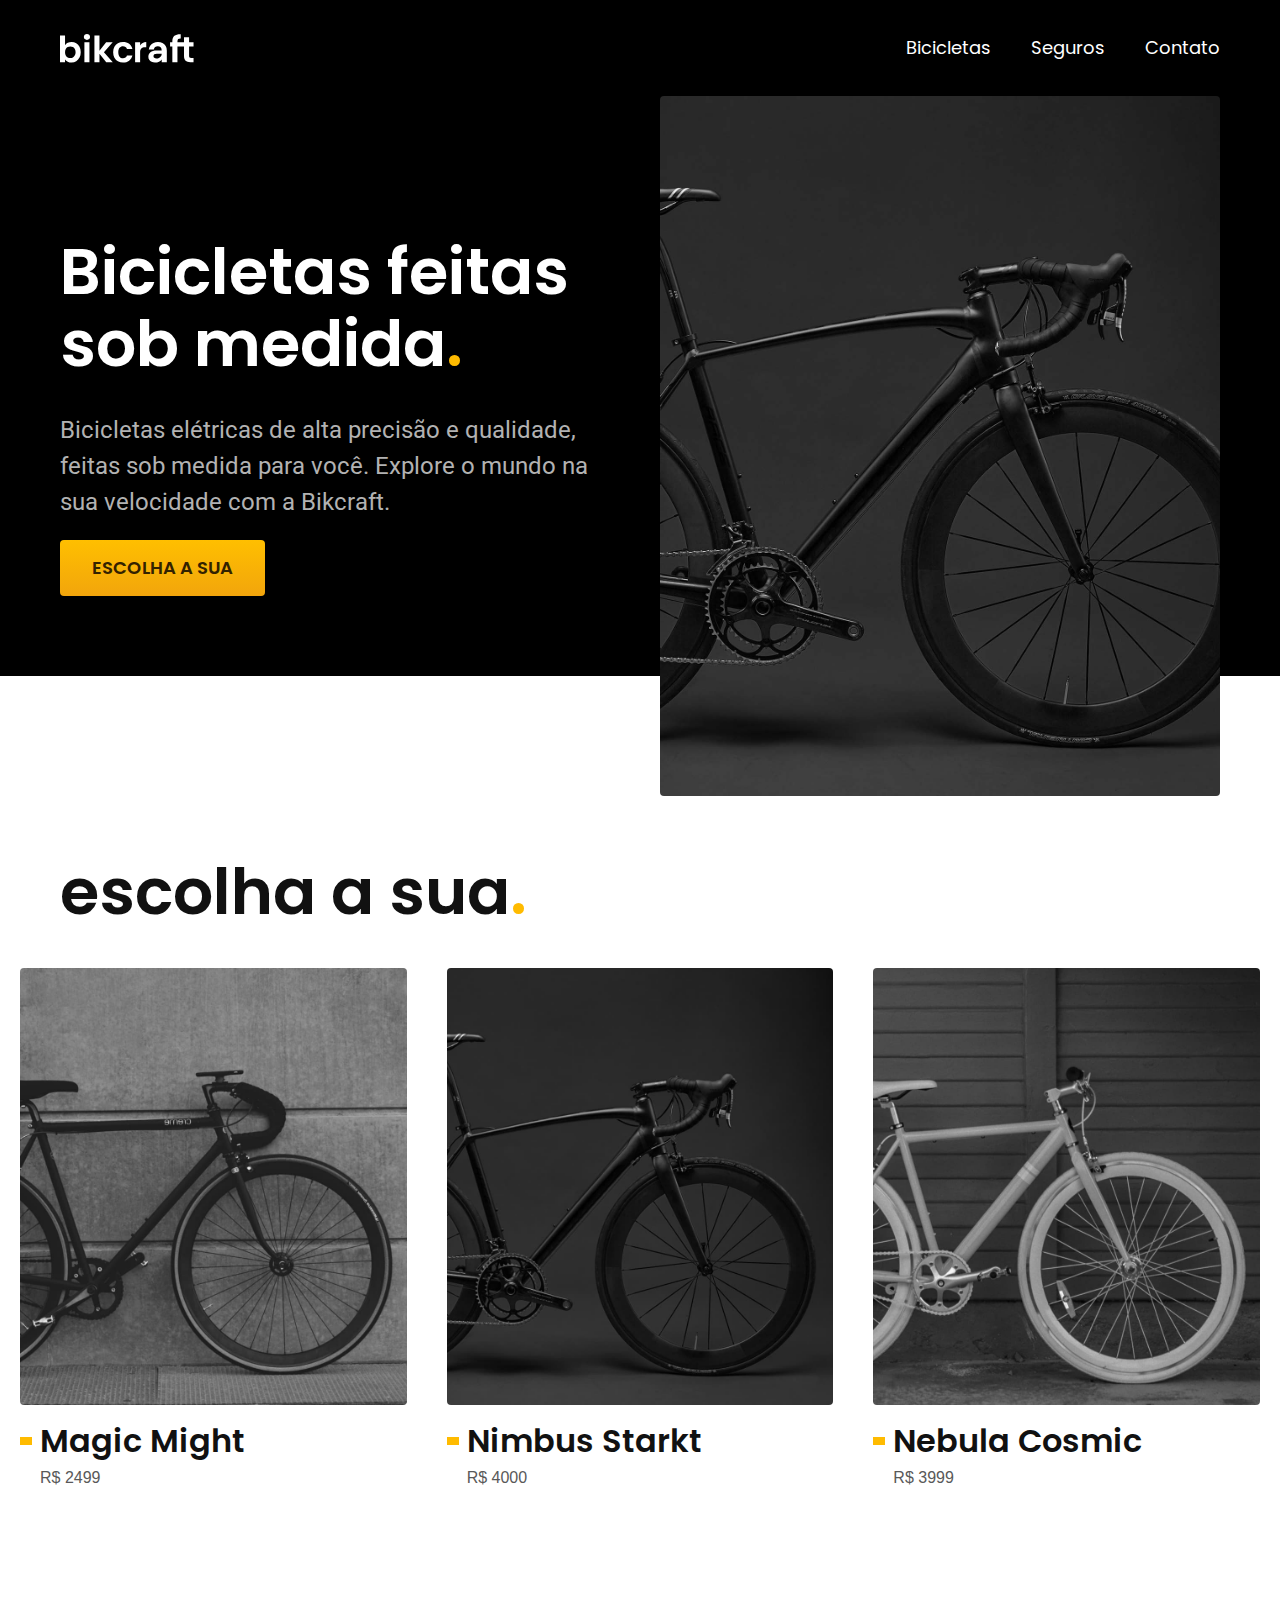
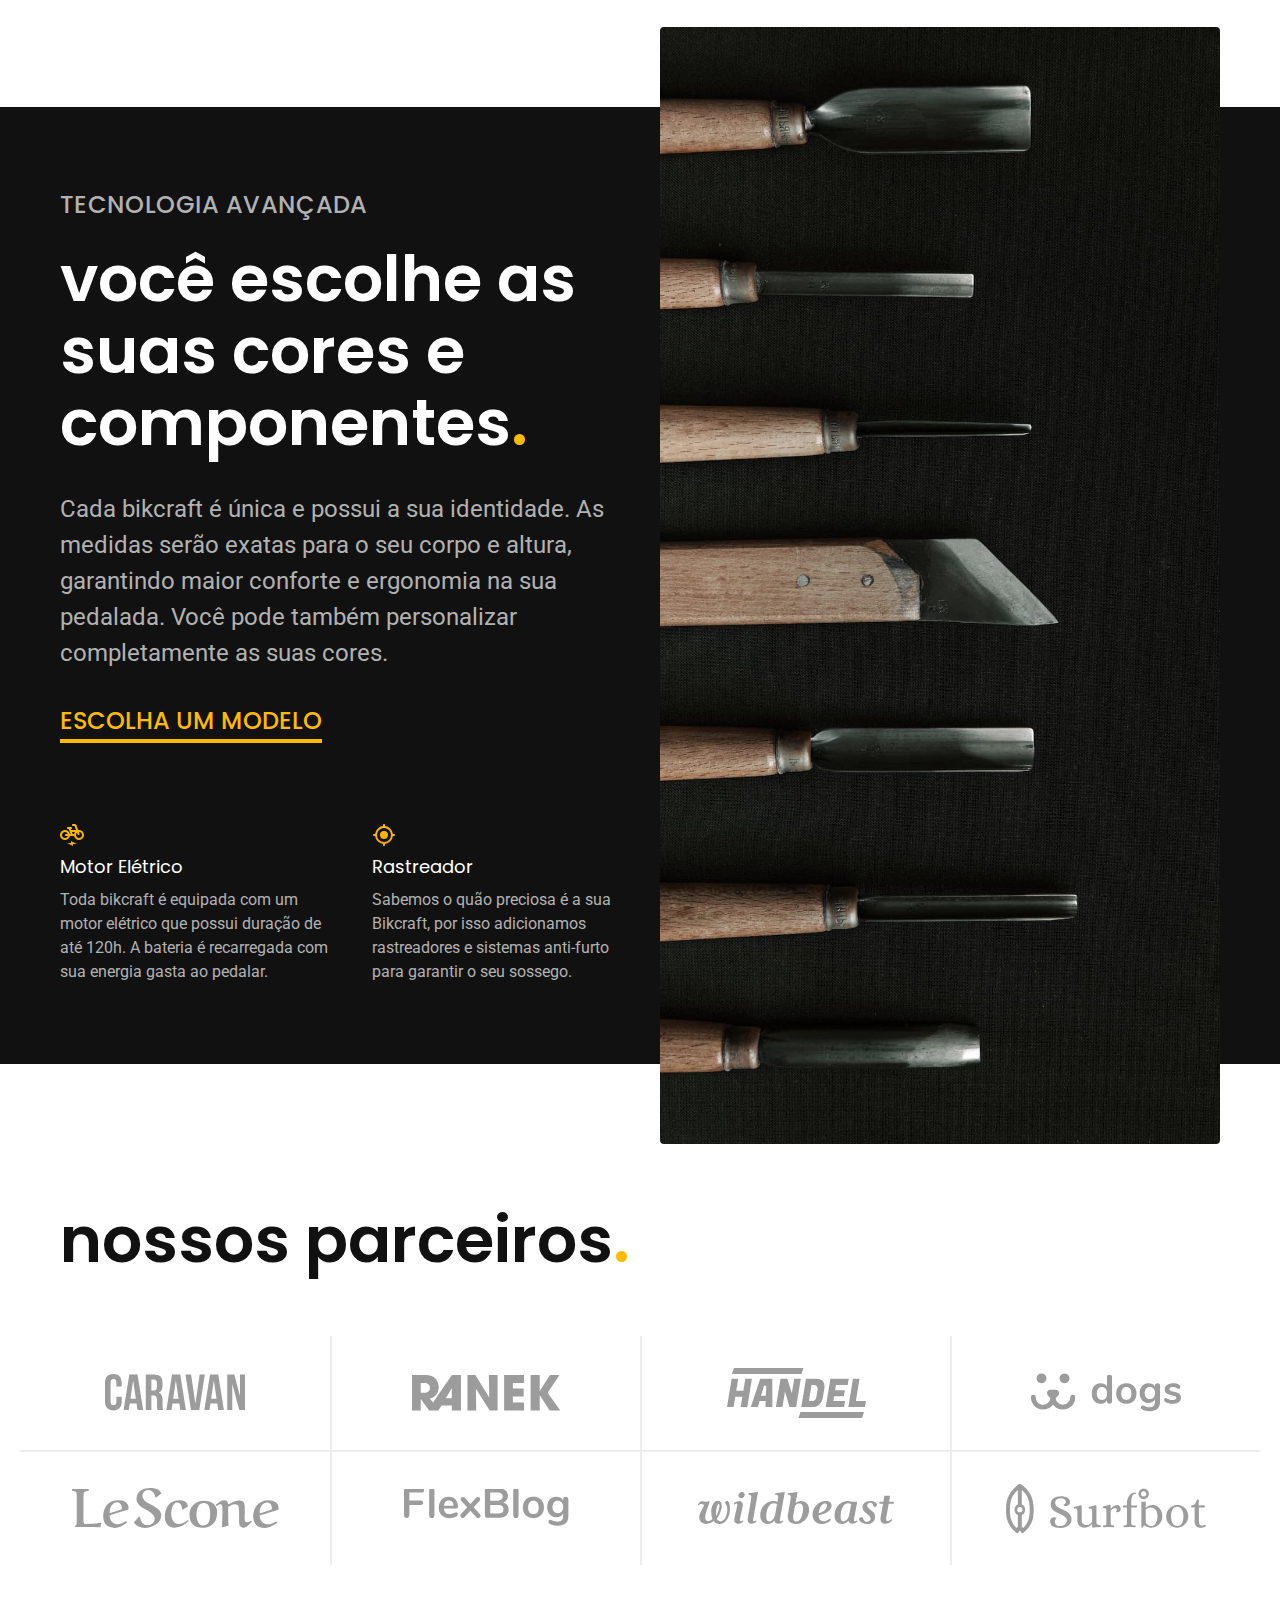
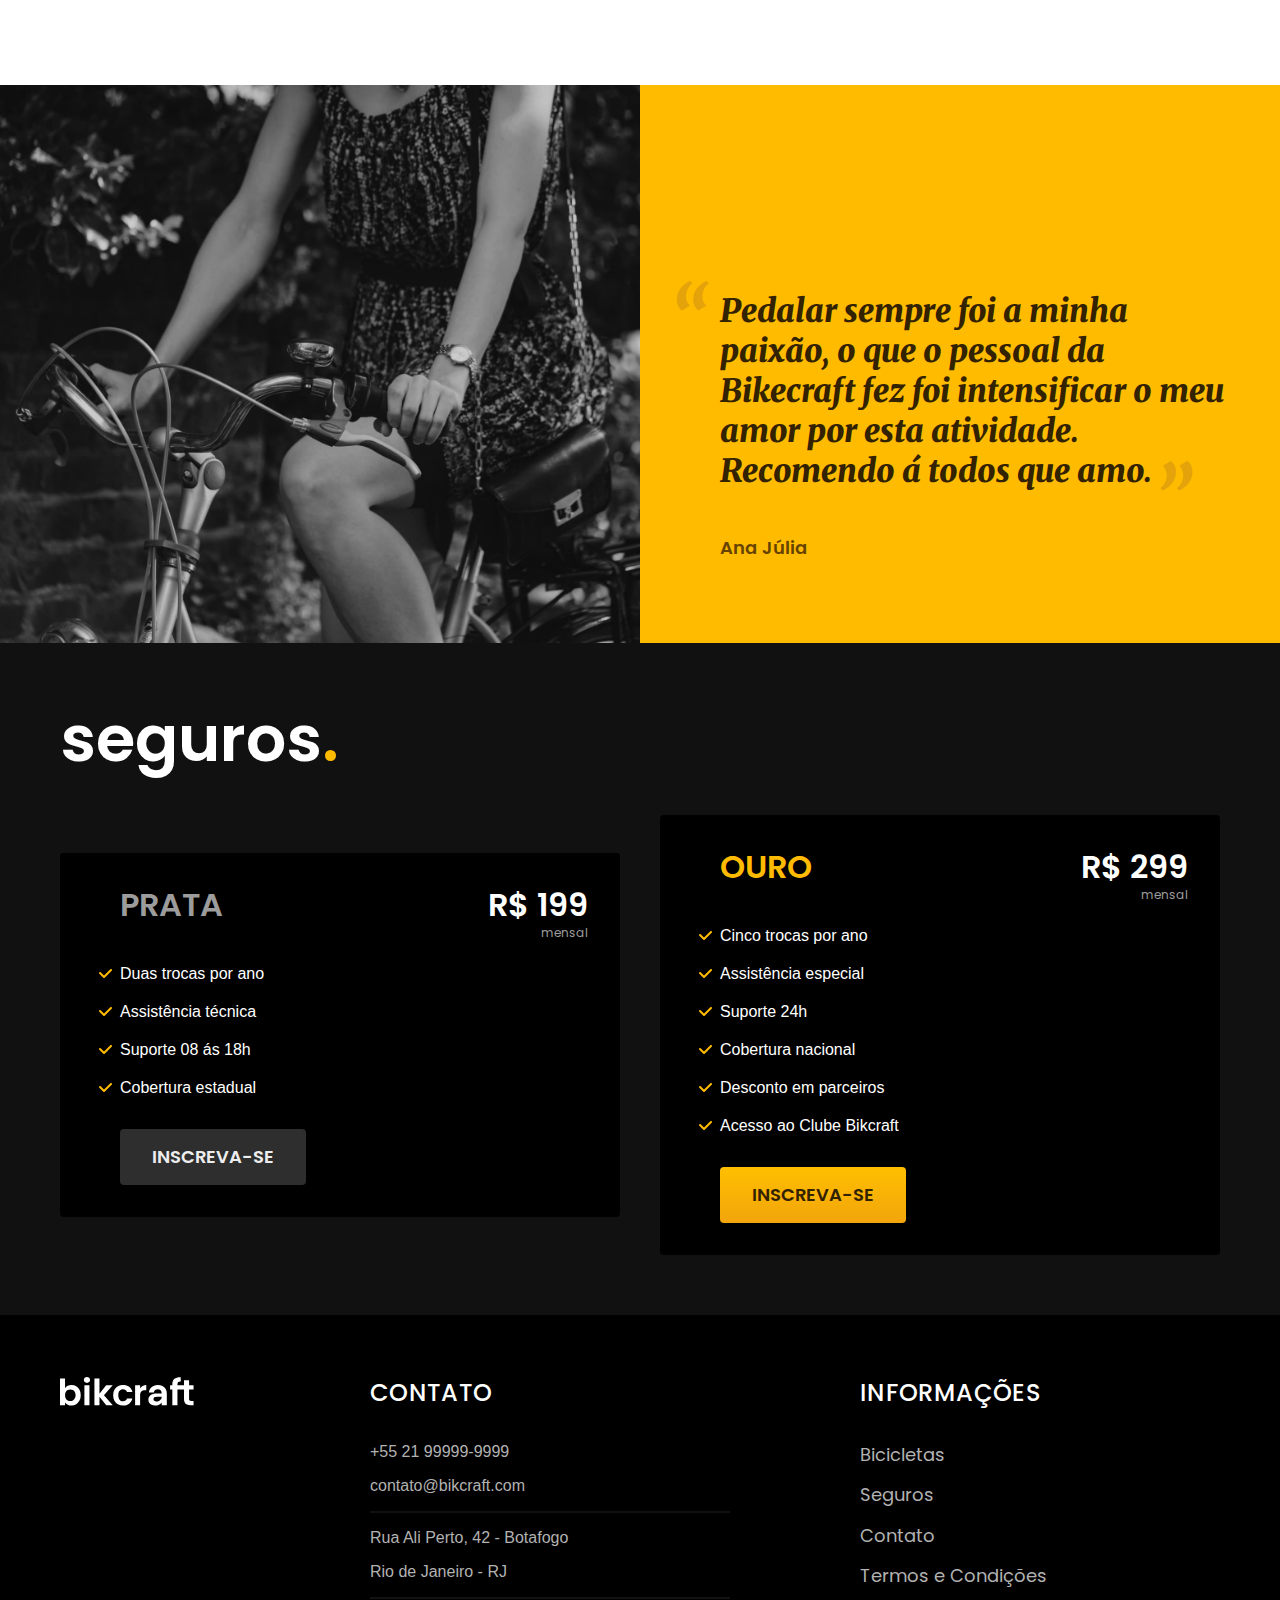
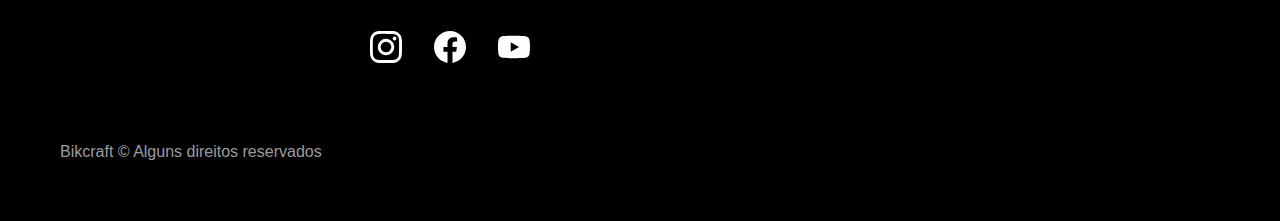
<file: index.html>
<!DOCTYPE html>
<html lang="pt-br">
<head>
  <meta charset="UTF-8">
  <meta http-equiv="X-UA-Compatible" content="IE=edge">
  <meta name="viewport" content="width=device-width, initial-scale=1.0">
  <link rel="stylesheet" href="./css/style.css">
  <link rel="preconnect" href="https://fonts.googleapis.com">
  <link rel="preconnect" href="https://fonts.gstatic.com" crossorigin>
  <link href="https://fonts.googleapis.com/css2?family=Poppins:wght@400;600&family=Roboto:wght@400;500&display=swap" rel="stylesheet">
  <title>Bikecraft</title>
</head>
<body>

  <header class="header-bg">
    <div class="header container">
    <a href="./index.html"><img src="./img/bikcraft.svg" alt="bikcraft"></a>
    <nav aria-label="primaria">

      <ul class="header-menu font-1-m cor-0">
        <li><a href="./bicicletas.html">Bicicletas</a></li>
        <li><a href="./seguros.html">Seguros</a></li>
        <li><a href="./contato.html">Contato</a></li>
      </ul>
    </nav>
  </div>
  </header>


  <main class="introducao-bg">
    <div class="introducao container">
      <div class="introducao-conteudo">
      <h1 class="font-1-xxl cor-0">Bicicletas feitas sob medida<span class="cor-p1">.</span></h1>
      <p class="font-2-l cor-5">Bicicletas elétricas de alta precisão e qualidade, feitas sob medida para você. Explore o mundo na sua velocidade com a Bikcraft.</p>
      <a class="botao" href="./bicicletas.html">Escolha a sua</a>
    </div>
    <div>
      <img src="./img/fotos/introducao.jpg" alt="bicicleta eletrica preta">
    </div>
    </div>
  </main>

  <article class="bicicletas-lista">
  <h2 class="container font-1-xxl">escolha a sua<span class="cor-p1">.</span></h2>

  <ul>
    <li>
      <a href="./bicicletas/magic.html">
      <img src="img/bicicletas/magic-home.jpg" alt="bicicleta preta">
      <h3 class="font-1-xl">Magic Might</h3>
      <span class="font-2-m cor-8">R$ 2499</span>
    </a>
    </li>
    <li>
      <a href="./bicicletas/magic.html">
      <img src="img/bicicletas/nimbus-home.jpg" alt="bicicleta preta">
      <h3 class="font-1-xl">Nimbus Starkt</h3>
      <span class="font-2-m cor-8">R$ 4000</span>
    </a>
    </li>
    <li>
      <a href="./bicicletas/magic.html">
      <img src="img/bicicletas/nebula-home.jpg" alt="bicicleta preta">
      <h3 class="font-1-xl">Nebula Cosmic</h3>
      <span class="font-2-m cor-8">R$ 3999</span>
    </a>
    </li>
  </ul>
  </article>

  <article class="tecnologia-bg">
    <div class="tecnologia container">
      <div class="tecnologia-conteudo">

        <span class="font-2-l-b cor-5">Tecnologia Avançada</span>
        <h2 class="font-1-xxl cor-0">você escolhe as suas cores e componentes<span class="cor-p1">.</span></h2>
        <p class="font-2-l cor-5">Cada bikcraft é única e possui a sua identidade. As medidas serão exatas para o seu corpo e altura, garantindo maior conforte e ergonomia na sua pedalada. Você pode também personalizar completamente as suas cores.</p>
        <a class="link" href="./bicicletas.html">Escolha um modelo</a>

        <div class="tecnologia-vantagens">
        <div>
          <img src="./img/icones/eletrica.svg" alt="">
          <h3 class="font-1-m cor-0">Motor Elétrico</h3>
          <p class="font-2-s cor-5">Toda bikcraft é equipada com um motor elétrico que possui duração de até 120h. A bateria é recarregada com sua energia gasta ao pedalar.</p>
        </div>

        <div>
          <img src="./img/icones/rastreador.svg" alt="">
          <h3 class="font-1-m cor-0">Rastreador</h3>
          <p class="font-2-s cor-5">Sabemos o quão preciosa é a sua Bikcraft, por isso adicionamos rastreadores e sistemas anti-furto para garantir o seu sossego.</p>
        </div>
      </div>
      </div>


      <div class="tecnologia-imagem">
        <img src="./img/fotos/tecnologia.jpg" alt="">
      </div>


    </div>




  </article>

  <section class="parceiros" aria-label="Nossos Parceiros">
    <h2 class="container font-1-xxl">nossos parceiros<span class="cor-p1">.</span></h2>
    <ul>
      <li><img src="./img/parceiros/caravan.svg" alt="caravan"></li>
      <li><img src="./img/parceiros/ranek.svg" alt="ranek"></li>
      <li><img src="./img/parceiros/handel.svg" alt="handel"></li>
      <li><img src="./img/parceiros/dogs.svg" alt="dogs"></li>
      <li><img src="./img/parceiros/lescone.svg" alt="lescone"></li>
      <li><img src="./img/parceiros/flexblog.svg" alt="flexblog"></li>
      <li><img src="./img/parceiros/wildbeast.svg" alt="wildbeast"></li>
      <li><img src="./img/parceiros/surfbot.svg" alt="surfbot"></li>
    </ul>
  </section>

  <section class="depoimento" aria-label="depoimento">
  <div>
    <img src="./img/fotos/depoimento.jpg" alt="pessoa pedalando">
  </div>
  <div class="depoimento-conteudo">
    <blockquote class="font-1-xl cor-p5">
      <p>Pedalar sempre foi a minha paixão, o que o pessoal da Bikecraft fez foi intensificar o meu amor por esta atividade. Recomendo á todos que amo.</p>
      <span class="font-1-m-b cor-p4">Ana Júlia</span>
    </blockquote>

  </div>
  </section>

  <article class="seguros-bg">
    <div class="seguros container">
      <h2 class="font-1-xxl cor-0">seguros<span class="cor-p1">.</span></h2>
      <div class="seguros-item">
        <h3 class="font-1-xl cor-6">PRATA</h3>
        <span class="font-1-xl cor-0">R$ 199 <span class="font-1-xs cor-6">mensal</span></span>
        <ul class="font-2-m cor-0">
          <li>Duas trocas por ano</li>
          <li>Assistência técnica</li>
          <li>Suporte 08 ás 18h</li>
          <li>Cobertura estadual</li>
        </ul>
        <a class="botao secundario" href="./orcamento.html">Inscreva-se</a>
      </div>

      <div class="seguros-item">
        <h3 class="font-1-xl cor-p1">OURO</h3>
        <span class="font-1-xl cor-0">R$ 299 <span class="font-1-xs cor-6">mensal</span></span>
        <ul class="font-2-m cor-0">
          <li>Cinco trocas por ano</li>
          <li>Assistência especial</li>
          <li>Suporte 24h </li>
          <li>Cobertura nacional</li>
          <li>Desconto em parceiros</li>
          <li>Acesso ao Clube Bikcraft</li>
        </ul>
        <a class="botao" href="./orcamento.html">Inscreva-se</a>
      </div>

    </div>
  </article>

  <footer class="footer-bg">
    <div class="footer container">
      <img src="img/bikcraft.svg" alt="bikcraft">
      <div class="footer-contato">
        <h3 class="font-2-l-b cor-0">Contato</h3>
        <ul class="font-2-m cor-5">
          <li><a href="tel:+5521999999999">+55 21 99999-9999</a></li>
          <li><a href="mailto: contato@bikcraft.com">contato@bikcraft.com</a></li>
          <li>Rua Ali Perto, 42 - Botafogo</li>
          <li>Rio de Janeiro - RJ</li>
        </ul>
        <div class="footer-redes">
          <a href="./"><img src="img/redes/instagram.svg" alt="instagram"></a>
          <a href="./"><img src="img/redes/facebook.svg" alt="facebook"></a>
          <a href="./"><img src="img/redes/youtube.svg" alt="youtube"></a>
        </div>

      </div>
      <div class="footer-informacoes">
        <h3 class="font-2-l-b cor-0">Informações</h3>
        <nav>
          <ul class="font-1-m cor-5">
            <li><a href="./bicicletas.html">Bicicletas</a></li>
            <li><a href="./seguros.html">Seguros</a></li>
            <li><a href="./contato.html">Contato</a></li>
            <li><a href="./termos.html">Termos e Condições</a></li>
          </ul>
        </nav>
      </div>
    <p class="footer-copy font-2-m cor-6">Bikcraft © Alguns direitos reservados</p>
    </div>

  </footer>
  
</body>
</html>
</file>
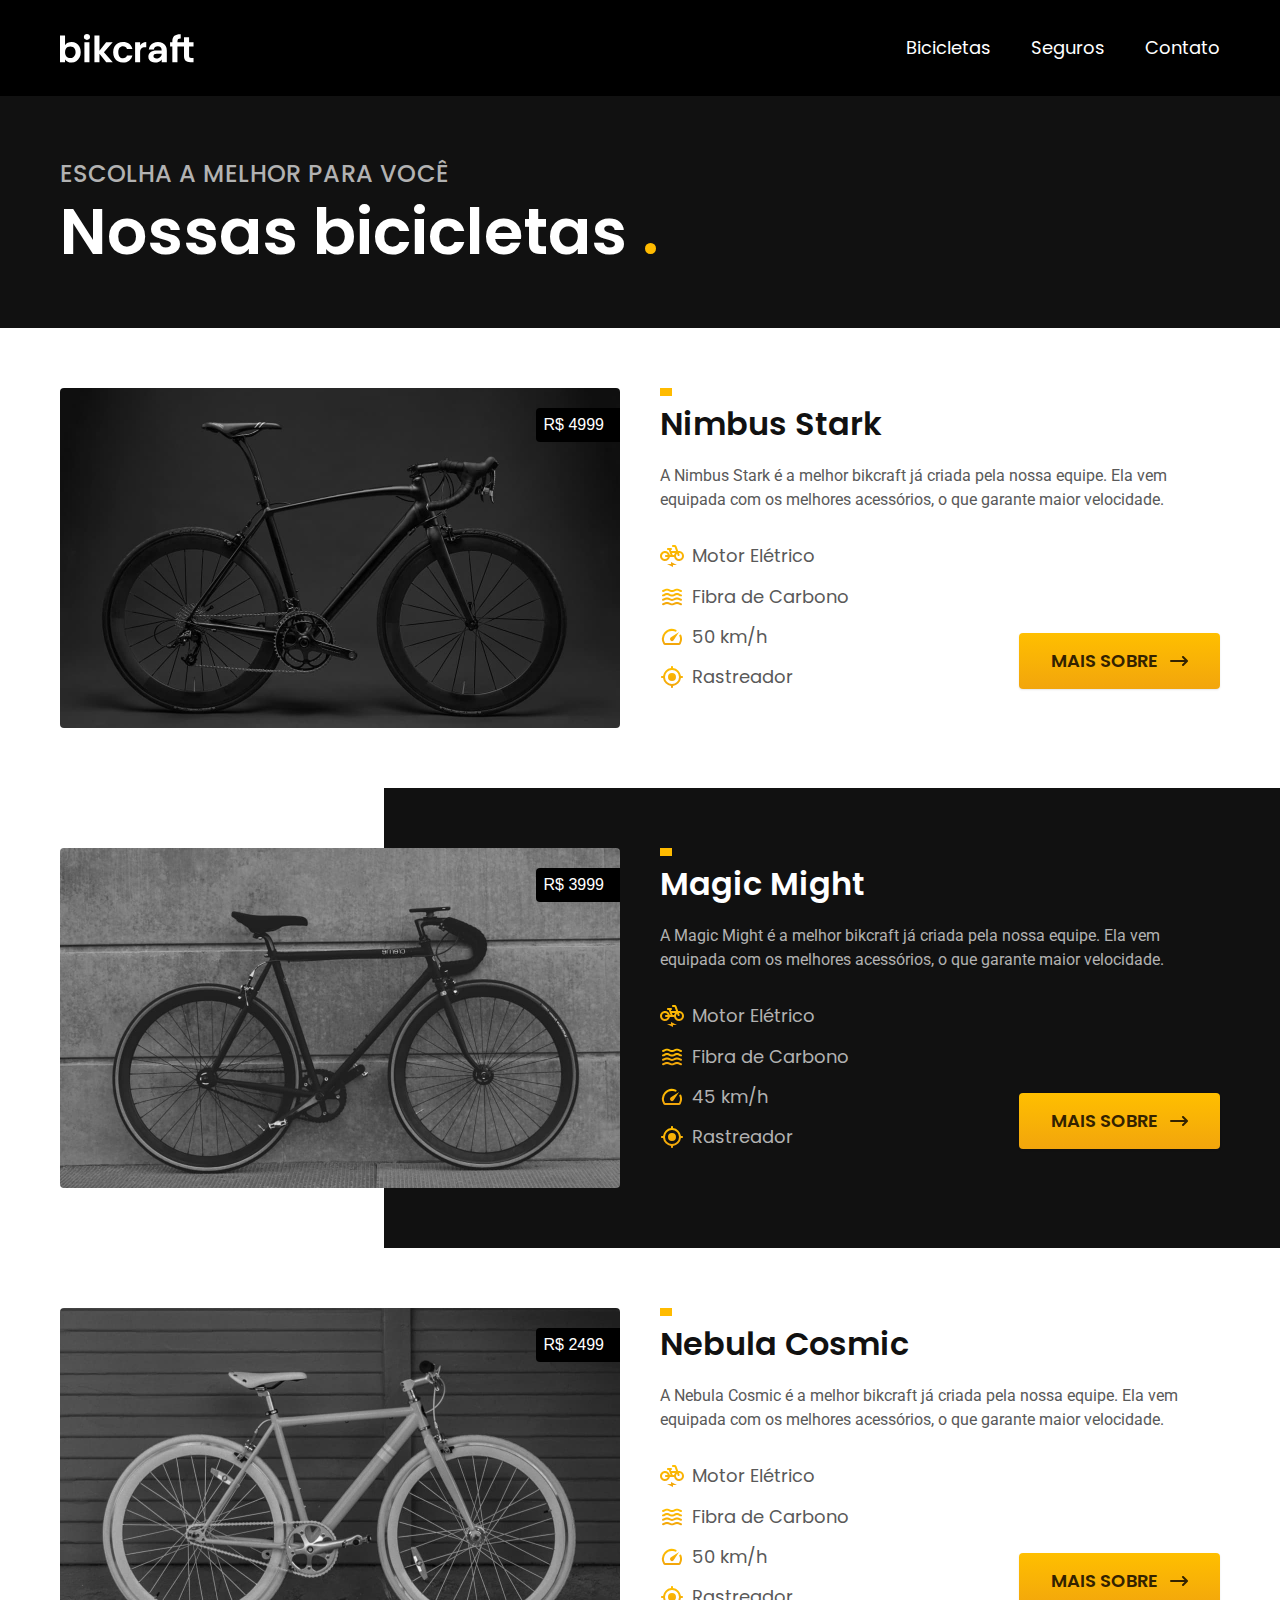
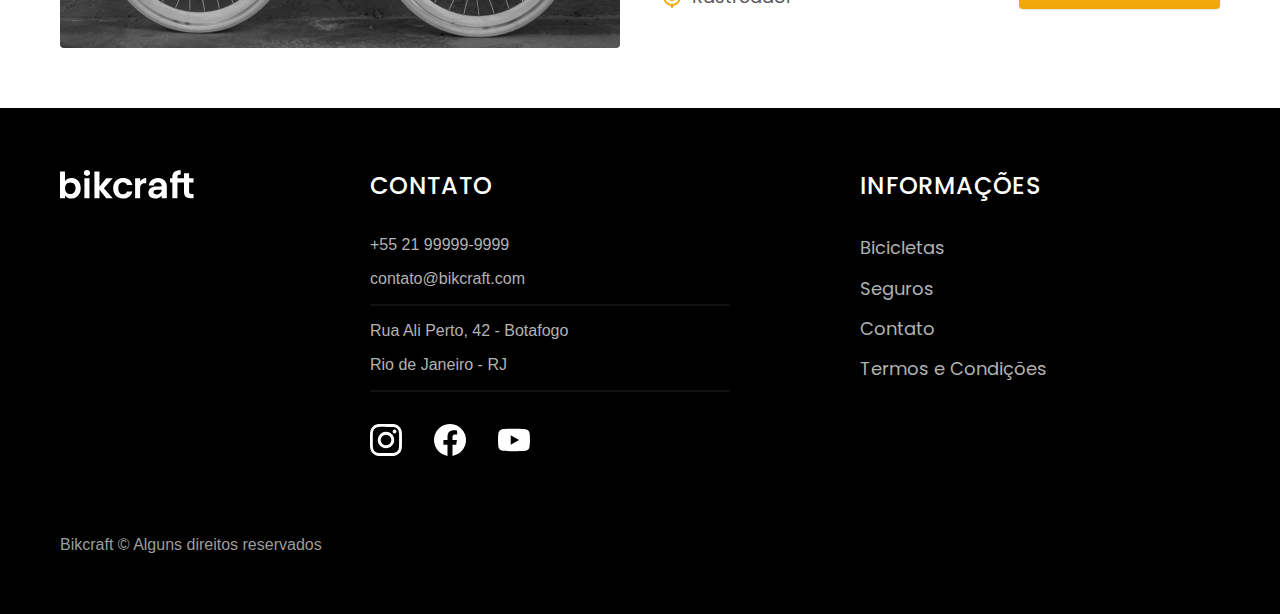
<file: bicicletas.html>
<!DOCTYPE html>
<html lang="pt-br">
<head>
  <meta charset="UTF-8">
  <meta http-equiv="X-UA-Compatible" content="IE=edge">
  <meta name="viewport" content="width=device-width, initial-scale=1.0">
  <link rel="stylesheet" href="./css/style.css">
  <link rel="preconnect" href="https://fonts.googleapis.com">
  <link rel="preconnect" href="https://fonts.gstatic.com" crossorigin>
  <link href="https://fonts.googleapis.com/css2?family=Poppins:wght@400;600&family=Roboto:wght@400;500&display=swap" rel="stylesheet">
  <title>Bicicletas | Bikcraft</title>
  <meta name="description" content="Termos e condições.">
</head>
<body id="bicicletas">

  <header class="header-bg">
    <div class="header container">
    <a href="./index.html"><img src="./img/bikcraft.svg" alt="bikcraft"></a>
    <nav aria-label="primaria">

      <ul class="header-menu font-1-m cor-0">
        <li><a href="./bicicletas.html">Bicicletas</a></li>
        <li><a href="./seguros.html">Seguros</a></li>
        <li><a href="./contato.html">Contato</a></li>
      </ul>
    </nav>
  </div>
  </header>

<main>
  <div class="titulo-bg">
    <div class="titulo container">
      <p class="font-2-l-b cor-5">Escolha a melhor para você</p>
      <h1 class="font-1-xxl cor-0">Nossas bicicletas <span class="cor-p1">.</span></h1>
    </div>
  </div>

  <div class="bicicletas-bg">
    <div class="bicicletas container">
      <div class="bicicletas-imagem">
        <img src="./img/bicicletas/nimbus.jpg" alt="bicicleta preta">
        <span class="font-2-m cor-0">R$ 4999</span>
      </div>
      <div class="bicicletas-conteudo">
        <h2 class="font-1-xl">Nimbus Stark</h2>
        <p class="font-2-s cor-8">A Nimbus Stark é a melhor bikcraft já criada pela nossa equipe. Ela vem equipada com os melhores acessórios, o que garante maior velocidade.</p>
        <ul class="font-1-m cor-8">
          <li><img src="./img/icones/eletrica.svg" alt=""> Motor Elétrico</li>
          <li><img src="./img/icones/carbono.svg" alt=""> Fibra de Carbono</li>
          <li><img src="./img/icones/velocidade.svg" alt="">50 km/h</li>
          <li><img src="./img/icones/rastreador.svg" alt=""> Rastreador</li>
        </ul>
        <a class="botao seta" href="./bicicletas/nimbus.html">Mais Sobre</a>
      </div>
    </div>
  </div>

  <div class="bicicletas-bg">
    <div class="bicicletas container">
      <div class="bicicletas-imagem">
        <img src="./img/bicicletas/magic.jpg" alt="bicicleta preta">
        <span class="font-2-m cor-0">R$ 3999</span>
      </div>
      <div class="bicicletas-conteudo">
        <h2 class="font-1-xl cor-0">Magic Might</h2>
        <p class="font-2-s cor-5">A Magic Might é a melhor bikcraft já criada pela nossa equipe. Ela vem equipada com os melhores acessórios, o que garante maior velocidade.</p>
        <ul class="font-1-m cor-5">
          <li><img src="./img/icones/eletrica.svg" alt=""> Motor Elétrico</li>
          <li><img src="./img/icones/carbono.svg" alt=""> Fibra de Carbono</li>
          <li><img src="./img/icones/velocidade.svg" alt="">45 km/h</li>
          <li><img src="./img/icones/rastreador.svg" alt=""> Rastreador</li>
        </ul>
        <a class="botao seta" href="./bicicletas/magic.html">Mais Sobre</a>
      </div>
    </div>
  </div>

  <div class="bicicletas-bg">
    <div class="bicicletas container">
      <div class="bicicletas-imagem">
        <img src="./img/bicicletas/nebula.jpg" alt="bicicleta preta">
        <span class="font-2-m cor-0">R$ 2499</span>
      </div>
      <div class="bicicletas-conteudo">
        <h2 class="font-1-xl">Nebula Cosmic</h2>
        <p class="font-2-s cor-8">A Nebula Cosmic é a melhor bikcraft já criada pela nossa equipe. Ela vem equipada com os melhores acessórios, o que garante maior velocidade.</p>
        <ul class="font-1-m cor-8">
          <li><img src="./img/icones/eletrica.svg" alt=""> Motor Elétrico</li>
          <li><img src="./img/icones/carbono.svg" alt=""> Fibra de Carbono</li>
          <li><img src="./img/icones/velocidade.svg" alt="">50 km/h</li>
          <li><img src="./img/icones/rastreador.svg" alt=""> Rastreador</li>
        </ul>
        <a class="botao seta" href="./bicicletas/nebula.html">Mais Sobre</a>
      </div>
    </div>
  </div>
  
</main>


  <footer class="footer-bg">
    <div class="footer container">
      <img src="img/bikcraft.svg" alt="bikcraft">
      <div class="footer-contato">
        <h3 class="font-2-l-b cor-0">Contato</h3>
        <ul class="font-2-m cor-5">
          <li><a href="tel:+5521999999999">+55 21 99999-9999</a></li>
          <li><a href="mailto: contato@bikcraft.com">contato@bikcraft.com</a></li>
          <li>Rua Ali Perto, 42 - Botafogo</li>
          <li>Rio de Janeiro - RJ</li>
        </ul>
        <div class="footer-redes">
          <a href="./"><img src="img/redes/instagram.svg" alt="instagram"></a>
          <a href="./"><img src="img/redes/facebook.svg" alt="facebook"></a>
          <a href="./"><img src="img/redes/youtube.svg" alt="youtube"></a>
        </div>

      </div>
      <div class="footer-informacoes">
        <h3 class="font-2-l-b cor-0">Informações</h3>
        <nav>
          <ul class="font-1-m cor-5">
            <li><a href="./bicicletas.html">Bicicletas</a></li>
            <li><a href="./seguros.html">Seguros</a></li>
            <li><a href="./contato.html">Contato</a></li>
            <li><a href="./termos.html">Termos e Condições</a></li>
          </ul>
        </nav>
      </div>
    <p class="footer-copy font-2-m cor-6">Bikcraft © Alguns direitos reservados</p>
    </div>
  </footer>
  
</body>
</html>
</file>
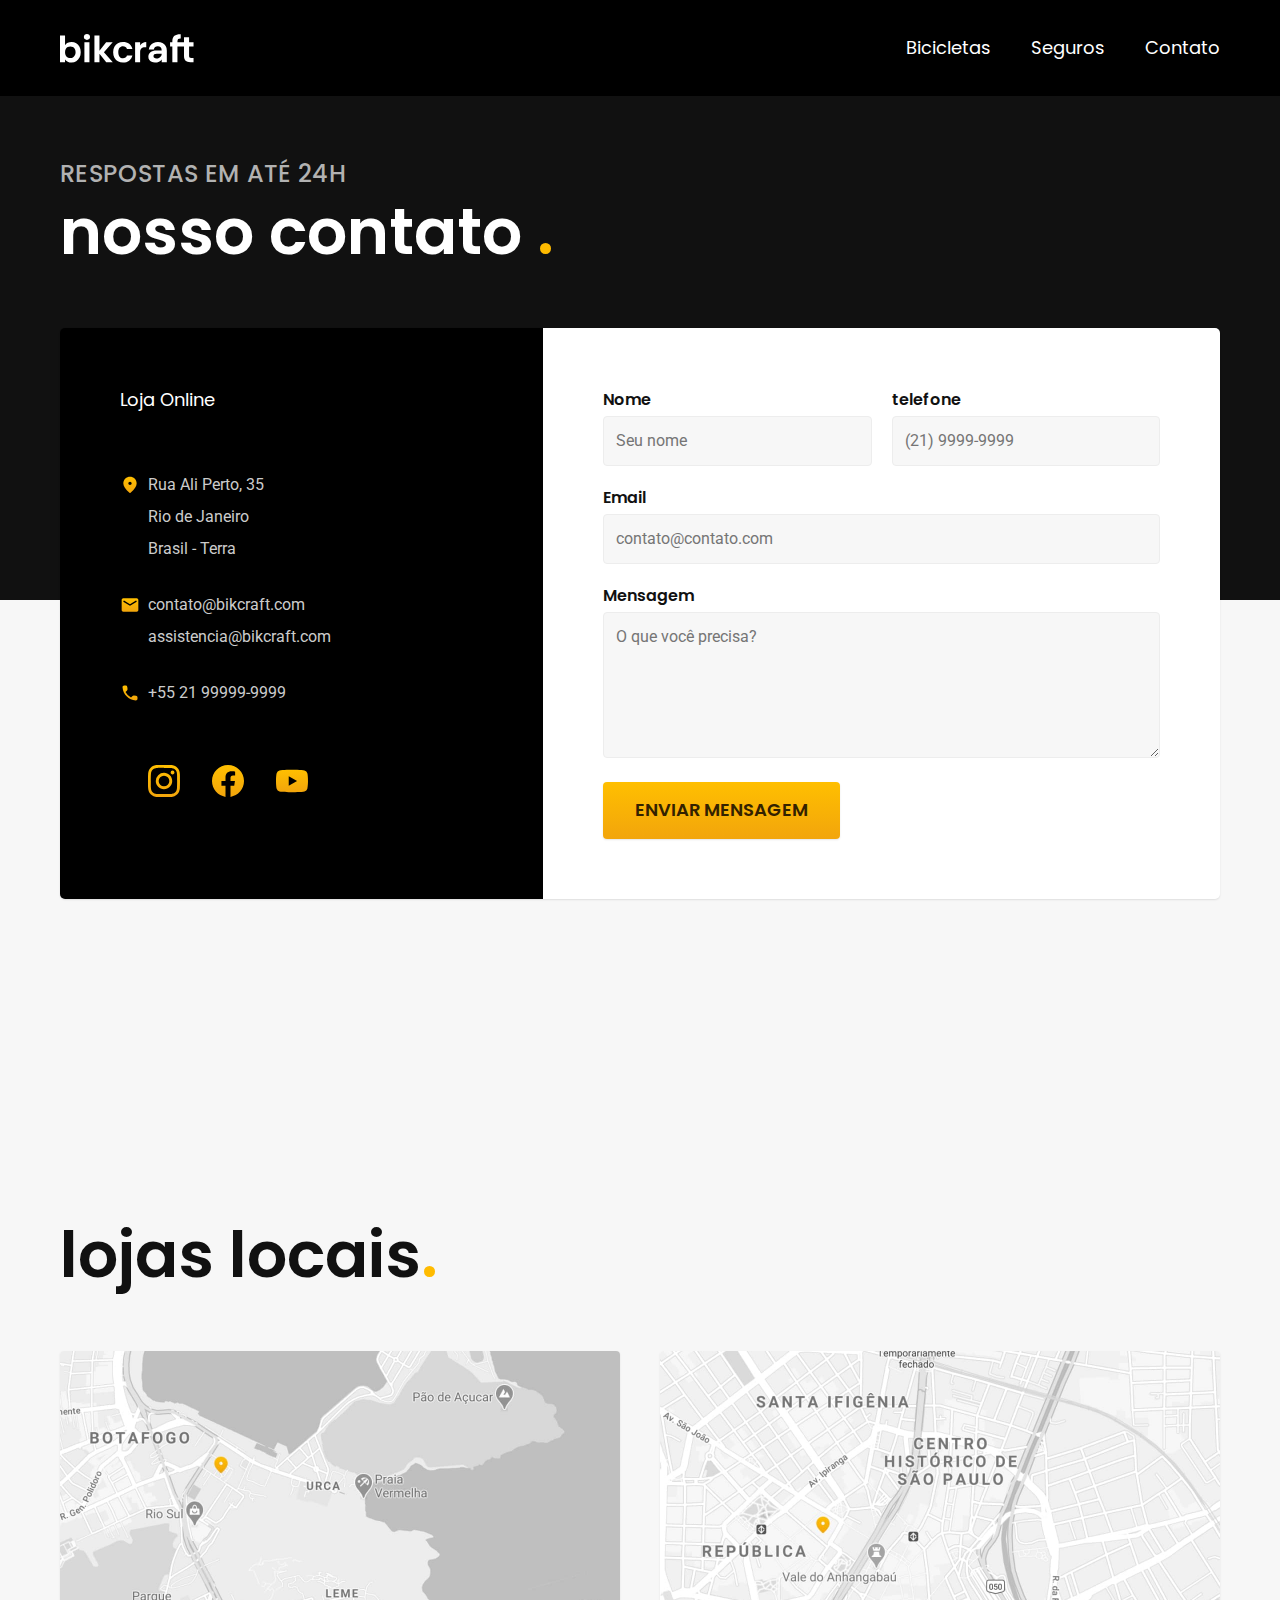
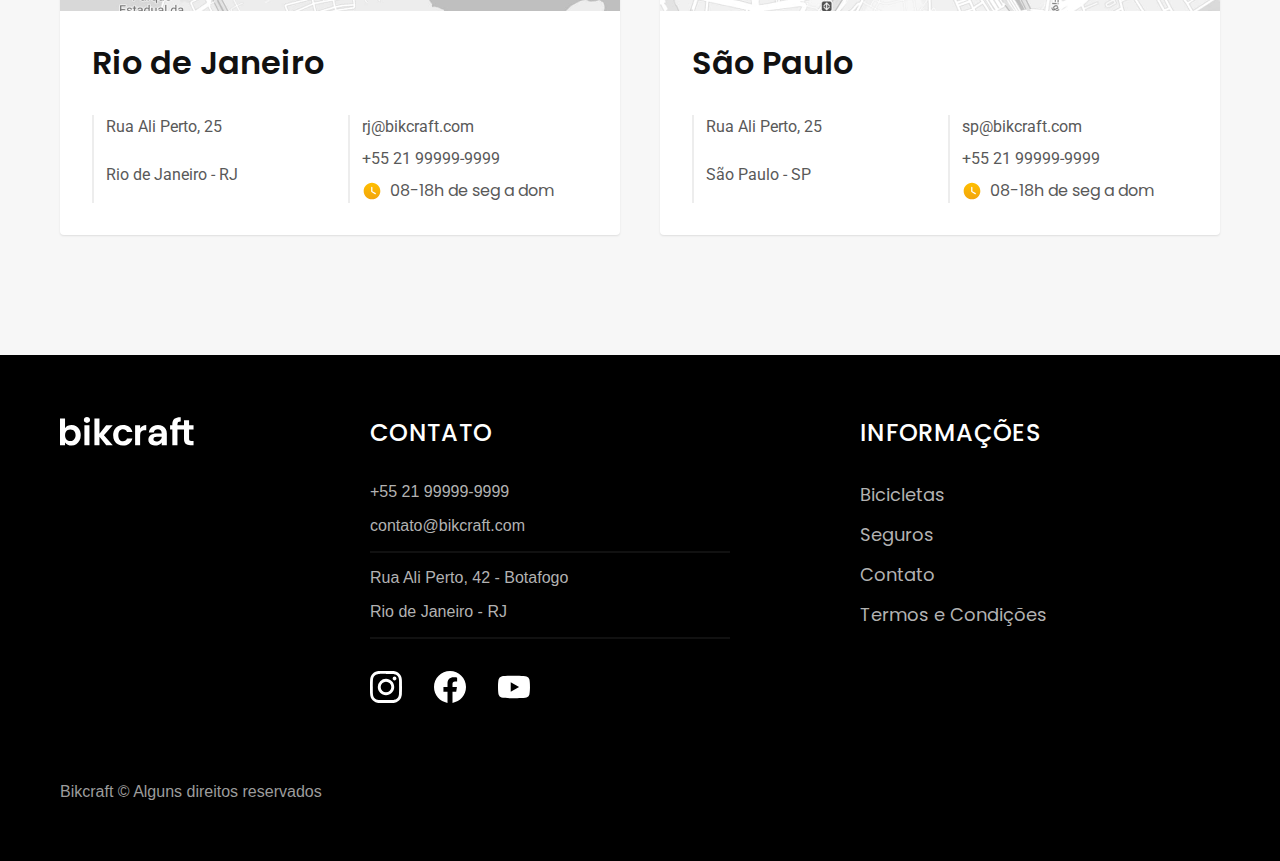
<file: contato.html>
<!DOCTYPE html>
<html lang="pt-br">
<head>
  <meta charset="UTF-8">
  <meta http-equiv="X-UA-Compatible" content="IE=edge">
  <meta name="viewport" content="width=device-width, initial-scale=1.0">
  <link rel="stylesheet" href="./css/style.css">
  <link rel="preconnect" href="https://fonts.googleapis.com">
  <link rel="preconnect" href="https://fonts.gstatic.com" crossorigin>
  <link href="https://fonts.googleapis.com/css2?family=Poppins:wght@400;600&family=Roboto:wght@400;500&display=swap" rel="stylesheet">
  <title>Contato| Bikcraft</title>
  <meta name="description" content="Termos e condições.">
</head>
<body id="contato">

  <header class="header-bg">
    <div class="header container">
    <a href="./index.html"><img src="./img/bikcraft.svg" alt="bikcraft"></a>
    <nav aria-label="primaria">

      <ul class="header-menu font-1-m cor-0">
        <li><a href="./bicicletas.html">Bicicletas</a></li>
        <li><a href="./seguros.html">Seguros</a></li>
        <li><a href="./contato.html">Contato</a></li>
      </ul>
    </nav>
  </div>
  </header>

<main>
  <div class="titulo-bg">
    <div class="titulo container">
      <p class="font-2-l-b cor-5">Respostas em até 24h</p>
      <h1 class="font-1-xxl cor-0">nosso contato <span class="cor-p1">.</span></h1>
    </div>
  </div>

  <div class="contato container">
    <section class="contato-dados" aria-label="endereço">
      <h2 class="font-1-m cor-0">Loja Online</h2>
      <div class="contato-endereco font-2-s cor-4">
        <p>Rua Ali Perto, 35</p>
        <p>Rio de Janeiro</p>
        <p>Brasil - Terra</p>
      </div>
      <address class="contato-meios font-2-s cor-4">
        <a href="mailto:contato@bikcraft.com">contato@bikcraft.com</a>

        <a href="mailto:assistencia@bikcraft.com">assistencia@bikcraft.com</a>
        <a href="tel:+5521999999999">+55 21 99999-9999</a>
      </address>
      <div class="contato-redes">
        <a href="./"><img src="img/redes/instagram-p.svg" alt="instagram"></a>
        <a href="./"><img src="img/redes/facebook-p.svg" alt="facebook"></a>
        <a href="./"><img src="img/redes/youtube-p.svg" alt="youtube"></a>
      </div>
    </section>

    <section class="contato-formulario" aria-label="formulario">
      <form class="form" action="./contato.html">
        <div>
        <label for="nome">Nome</label>
        <input type="text" id="nome" name="nome" placeholder="Seu nome">
      </div>
      <div>
        <label for="telefone">telefone</label>
        <input type="text" id="telefone" name="telefone" placeholder="(21) 9999-9999">
      </div>
      <div class="col-2">
        <label for="email">Email</label>
        <input type="text" id="email" name="email" placeholder="contato@contato.com">
      </div>
      <div class="col-2">
        <label for="mensagem">Mensagem</label>
        <textarea rows="5" id="mensagem" name="mensagem" placeholder="O que você precisa?"></textarea>
      </div>
      <button class="botao col-2">Enviar Mensagem</button>
      </form>
    </section>
  </div>
</main>

<article class="lojas container">
<h2 class="font-1-xxl">lojas locais<span class="cor-p1">.</span></h2>
<div class="lojas-item">
  <img src="./img/lojas/rj.jpg" alt="mapa marcando o endereço">
  <div class="lojas-conteudo">
    <h3 class="font-1-xl">Rio de Janeiro</h3>
  <div class="lojas-dados font-2-s cor-8">
    <p>Rua Ali Perto, 25</p>
    <p>Rio de Janeiro - RJ</p>
  </div>
  <div class="lojas-dados font-2-s cor-8">
    <a href="mailto:rj@bikcraft.com">rj@bikcraft.com</a>
    <a href="tel:+5521999999999">+55 21 99999-9999</a>
    <p class="lojas-tempo font-1-s"><img src="./img/icones/horario.svg" alt=""> 08-18h de seg a dom</p>
  </div>
  </div>
</div>

<div class="lojas-item">
  <img src="./img/lojas/sp.jpg" alt="mapa marcando o endereço">
  <div class="lojas-conteudo">
    <h3 class="font-1-xl">São Paulo</h3>
  <div class="lojas-dados font-2-s cor-8">
    <p>Rua Ali Perto, 25</p>
    <p>São Paulo - SP</p>
  </div>
  <div class="lojas-dados font-2-s cor-8">
    <a href="mailto:sp@bikcraft.com">sp@bikcraft.com</a>
    <a href="tel:+5511999999999">+55 21 99999-9999</a>
    <p class="lojas-tempo font-1-s"><img src="./img/icones/horario.svg" alt=""> 08-18h de seg a dom</p>
  
  </div>
</div>

</article>

  <footer class="footer-bg">
    <div class="footer container">
      <img src="img/bikcraft.svg" alt="bikcraft">
      <div class="footer-contato">
        <h3 class="font-2-l-b cor-0">Contato</h3>
        <ul class="font-2-m cor-5">
          <li><a href="tel:+5521999999999">+55 21 99999-9999</a></li>
          <li><a href="mailto: contato@bikcraft.com">contato@bikcraft.com</a></li>
          <li>Rua Ali Perto, 42 - Botafogo</li>
          <li>Rio de Janeiro - RJ</li>
        </ul>
        <div class="footer-redes">
          <a href="./"><img src="img/redes/instagram.svg" alt="instagram"></a>
          <a href="./"><img src="img/redes/facebook.svg" alt="facebook"></a>
          <a href="./"><img src="img/redes/youtube.svg" alt="youtube"></a>
        </div>

      </div>
      <div class="footer-informacoes">
        <h3 class="font-2-l-b cor-0">Informações</h3>
        <nav>
          <ul class="font-1-m cor-5">
            <li><a href="./bicicletas.html">Bicicletas</a></li>
            <li><a href="./seguros.html">Seguros</a></li>
            <li><a href="./contato.html">Contato</a></li>
            <li><a href="./termos.html">Termos e Condições</a></li>
          </ul>
        </nav>
      </div>
    <p class="footer-copy font-2-m cor-6">Bikcraft © Alguns direitos reservados</p>
    </div>
  </footer>
  
</body>
</html>
</file>
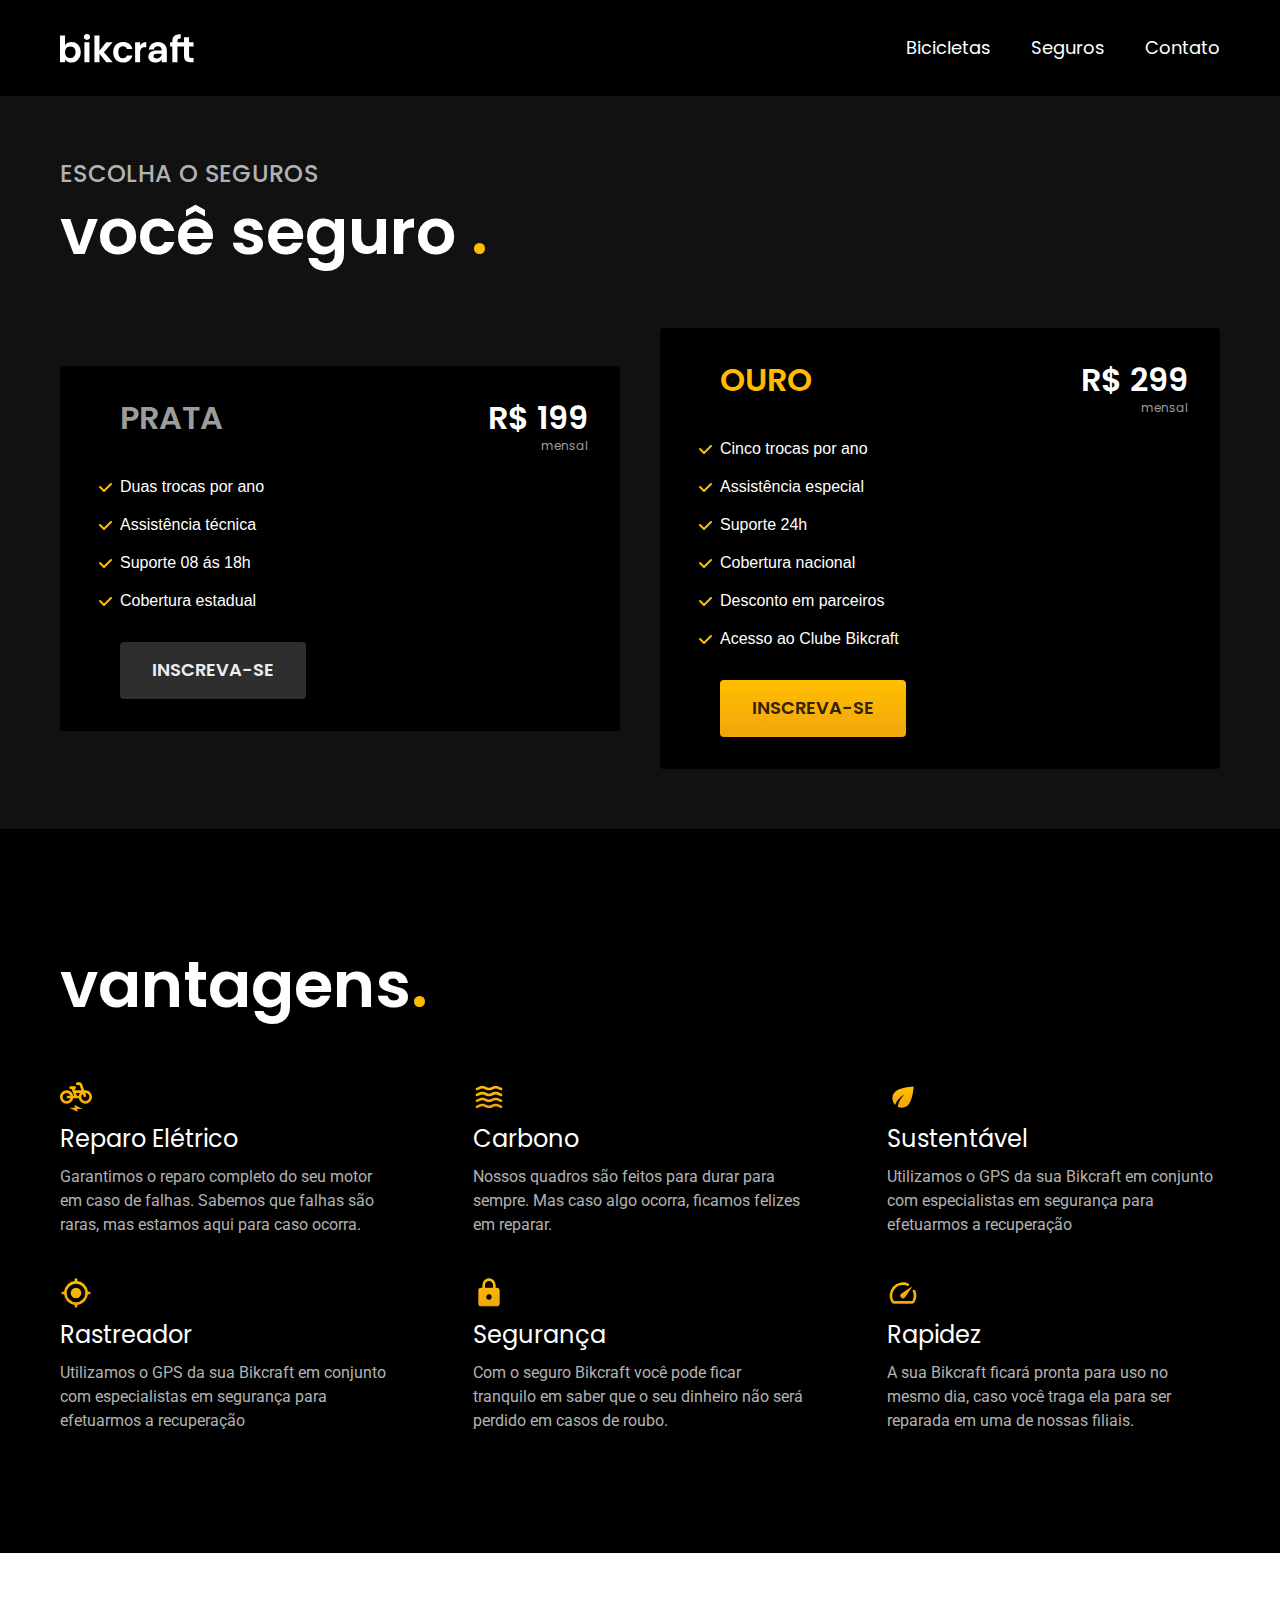
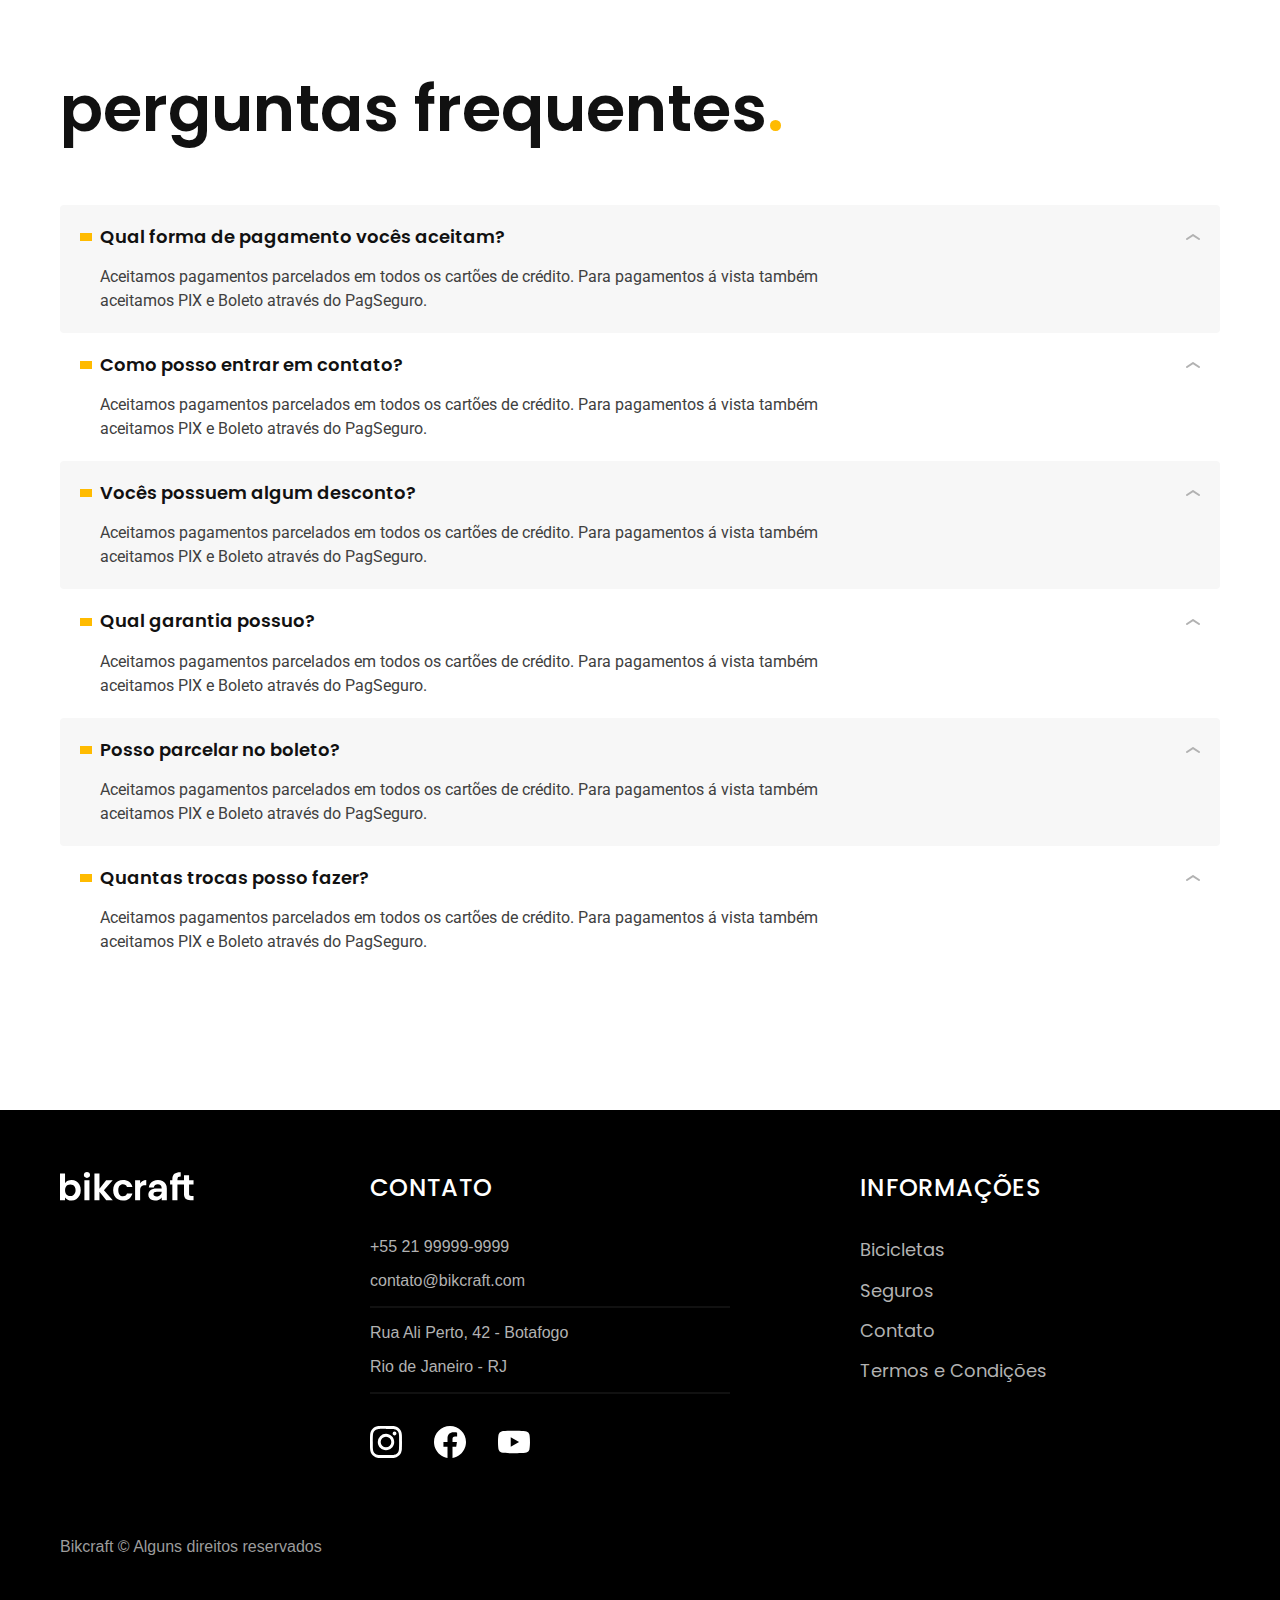
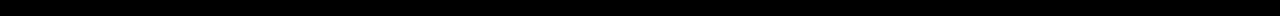
<file: seguros.html>
<!DOCTYPE html>
<html lang="pt-br">
<head>
  <meta charset="UTF-8">
  <meta http-equiv="X-UA-Compatible" content="IE=edge">
  <meta name="viewport" content="width=device-width, initial-scale=1.0">
  <link rel="stylesheet" href="./css/style.css">
  <link rel="preconnect" href="https://fonts.googleapis.com">
  <link rel="preconnect" href="https://fonts.gstatic.com" crossorigin>
  <link href="https://fonts.googleapis.com/css2?family=Poppins:wght@400;600&family=Roboto:wght@400;500&display=swap" rel="stylesheet">
  <title>Seguros | Bikcraft</title>
  <meta name="description" content="Termos e condições.">
</head>
<body id="seguros">

  <header class="header-bg">
    <div class="header container">
    <a href="./index.html"><img src="./img/bikcraft.svg" alt="bikcraft"></a>
    <nav aria-label="primaria">

      <ul class="header-menu font-1-m cor-0">
        <li><a href="./bicicletas.html">Bicicletas</a></li>
        <li><a href="./seguros.html">Seguros</a></li>
        <li><a href="./contato.html">Contato</a></li>
      </ul>
    </nav>
  </div>
  </header>

<main class="seguros-bg">
  <div class="titulo-bg">
    <div class="titulo container">
      <p class="font-2-l-b cor-5">Escolha o seguros</p>
      <h1 class="font-1-xxl cor-0">você seguro <span class="cor-p1">.</span></h1>
    </div>
  </div>

  
    <div class="seguros container">
      <div class="seguros-item">
        <h3 class="font-1-xl cor-6">PRATA</h3>
        <span class="font-1-xl cor-0">R$ 199 <span class="font-1-xs cor-6">mensal</span></span>
        <ul class="font-2-m cor-0">
          <li>Duas trocas por ano</li>
          <li>Assistência técnica</li>
          <li>Suporte 08 ás 18h</li>
          <li>Cobertura estadual</li>
        </ul>
        <a class="botao secundario" href="./orcamento.html">Inscreva-se</a>
      </div>

      <div class="seguros-item">
        <h3 class="font-1-xl cor-p1">OURO</h3>
        <span class="font-1-xl cor-0">R$ 299 <span class="font-1-xs cor-6">mensal</span></span>
        <ul class="font-2-m cor-0">
          <li>Cinco trocas por ano</li>
          <li>Assistência especial</li>
          <li>Suporte 24h </li>
          <li>Cobertura nacional</li>
          <li>Desconto em parceiros</li>
          <li>Acesso ao Clube Bikcraft</li>
        </ul>
        <a class="botao" href="./orcamento.html">Inscreva-se</a>
      </div>
    </div>
</main>

<article class="vantagens-bg">
  <div class="vantagens container">
    <h2 class="font-1-xxl cor-0">vantagens<span class="cor-p1">.</span></h2>
    <ul>
      <li>
        <img src="./img/icones/eletrica.svg" alt="">
        <h3 class="font-1-l cor-0">Reparo Elétrico</h3>
        <p class="font-2-s cor-5">Garantimos o reparo completo do seu motor em caso de falhas. Sabemos que falhas são raras, mas estamos aqui para caso ocorra.</p>
    </li>

    <li>
      <img src="./img/icones/carbono.svg" alt="">
      <h3 class="font-1-l cor-0">Carbono</h3>
      <p class="font-2-s cor-5">Nossos quadros são feitos para durar para sempre. Mas caso algo ocorra, ficamos felizes em reparar.</p>
  </li>

  <li>
    <img src="./img/icones/sustentavel.svg" alt="">
    <h3 class="font-1-l cor-0">Sustentável</h3>
    <p class="font-2-s cor-5">Utilizamos o GPS da sua Bikcraft em conjunto com especialistas em segurança para efetuarmos a recuperação</p>
</li>

<li>
  <img src="./img/icones/rastreador.svg" alt="">
  <h3 class="font-1-l cor-0">Rastreador</h3>
  <p class="font-2-s cor-5">Utilizamos o GPS da sua Bikcraft em conjunto com especialistas em segurança para efetuarmos a recuperação</p>
</li>

<li>
  <img src="./img/icones/seguro.svg" alt="">
  <h3 class="font-1-l cor-0">Segurança</h3>
  <p class="font-2-s cor-5">Com o seguro Bikcraft você pode ficar tranquilo em saber que o seu dinheiro não será perdido em casos de roubo.</p>
</li>

<li>
  <img src="./img/icones/velocidade.svg" alt="">
  <h3 class="font-1-l cor-0">Rapidez</h3>
  <p class="font-2-s cor-5">A sua Bikcraft ficará pronta para uso no mesmo dia, caso você traga ela para ser reparada em uma de nossas filiais.</p>
</li>
  
    </ul>
  </div>
</article>

<article class="perguntas container">
  <h2 class="font-1-xxl">perguntas frequentes<span class="cor-p1">.</span></h2>
  <dl>
    <div>
    <dt class="font-1-m-b">Qual forma de pagamento vocês aceitam?</dt>
    <dd class="font-2-s cor-9">Aceitamos pagamentos parcelados em todos os cartões de crédito. Para pagamentos á vista também aceitamos PIX e Boleto através do PagSeguro.</dd>
  </div>

  <div>
    <dt class="font-1-m-b">Como posso entrar em contato?</dt>
    <dd class="font-2-s cor-9">Aceitamos pagamentos parcelados em todos os cartões de crédito. Para pagamentos á vista também aceitamos PIX e Boleto através do PagSeguro.</dd>
  </div>


  <div>
    <dt class="font-1-m-b">Vocês possuem algum desconto?</dt>
    <dd class="font-2-s cor-9">Aceitamos pagamentos parcelados em todos os cartões de crédito. Para pagamentos á vista também aceitamos PIX e Boleto através do PagSeguro.</dd>
  </div>


  <div>
    <dt class="font-1-m-b">Qual garantia possuo?</dt>
    <dd class="font-2-s cor-9">Aceitamos pagamentos parcelados em todos os cartões de crédito. Para pagamentos á vista também aceitamos PIX e Boleto através do PagSeguro.</dd>
  </div>

  <div>
    <dt class="font-1-m-b">Posso parcelar no boleto?</dt>
    <dd class="font-2-s cor-9">Aceitamos pagamentos parcelados em todos os cartões de crédito. Para pagamentos á vista também aceitamos PIX e Boleto através do PagSeguro.</dd>
  </div>

  <div>
    <dt class="font-1-m-b">Quantas trocas posso fazer?</dt>
    <dd class="font-2-s cor-9">Aceitamos pagamentos parcelados em todos os cartões de crédito. Para pagamentos á vista também aceitamos PIX e Boleto através do PagSeguro.</dd>
  </div>


  </dl>

</article>

  <footer class="footer-bg">
    <div class="footer container">
      <img src="img/bikcraft.svg" alt="bikcraft">
      <div class="footer-contato">
        <h3 class="font-2-l-b cor-0">Contato</h3>
        <ul class="font-2-m cor-5">
          <li><a href="tel:+5521999999999">+55 21 99999-9999</a></li>
          <li><a href="mailto: contato@bikcraft.com">contato@bikcraft.com</a></li>
          <li>Rua Ali Perto, 42 - Botafogo</li>
          <li>Rio de Janeiro - RJ</li>
        </ul>
        <div class="footer-redes">
          <a href="./"><img src="img/redes/instagram.svg" alt="instagram"></a>
          <a href="./"><img src="img/redes/facebook.svg" alt="facebook"></a>
          <a href="./"><img src="img/redes/youtube.svg" alt="youtube"></a>
        </div>

      </div>
      <div class="footer-informacoes">
        <h3 class="font-2-l-b cor-0">Informações</h3>
        <nav>
          <ul class="font-1-m cor-5">
            <li><a href="./bicicletas.html">Bicicletas</a></li>
            <li><a href="./seguros.html">Seguros</a></li>
            <li><a href="./contato.html">Contato</a></li>
            <li><a href="./termos.html">Termos e Condições</a></li>
          </ul>
        </nav>
      </div>
    <p class="footer-copy font-2-m cor-6">Bikcraft © Alguns direitos reservados</p>
    </div>
  </footer>
  
</body>
</html>
</file>
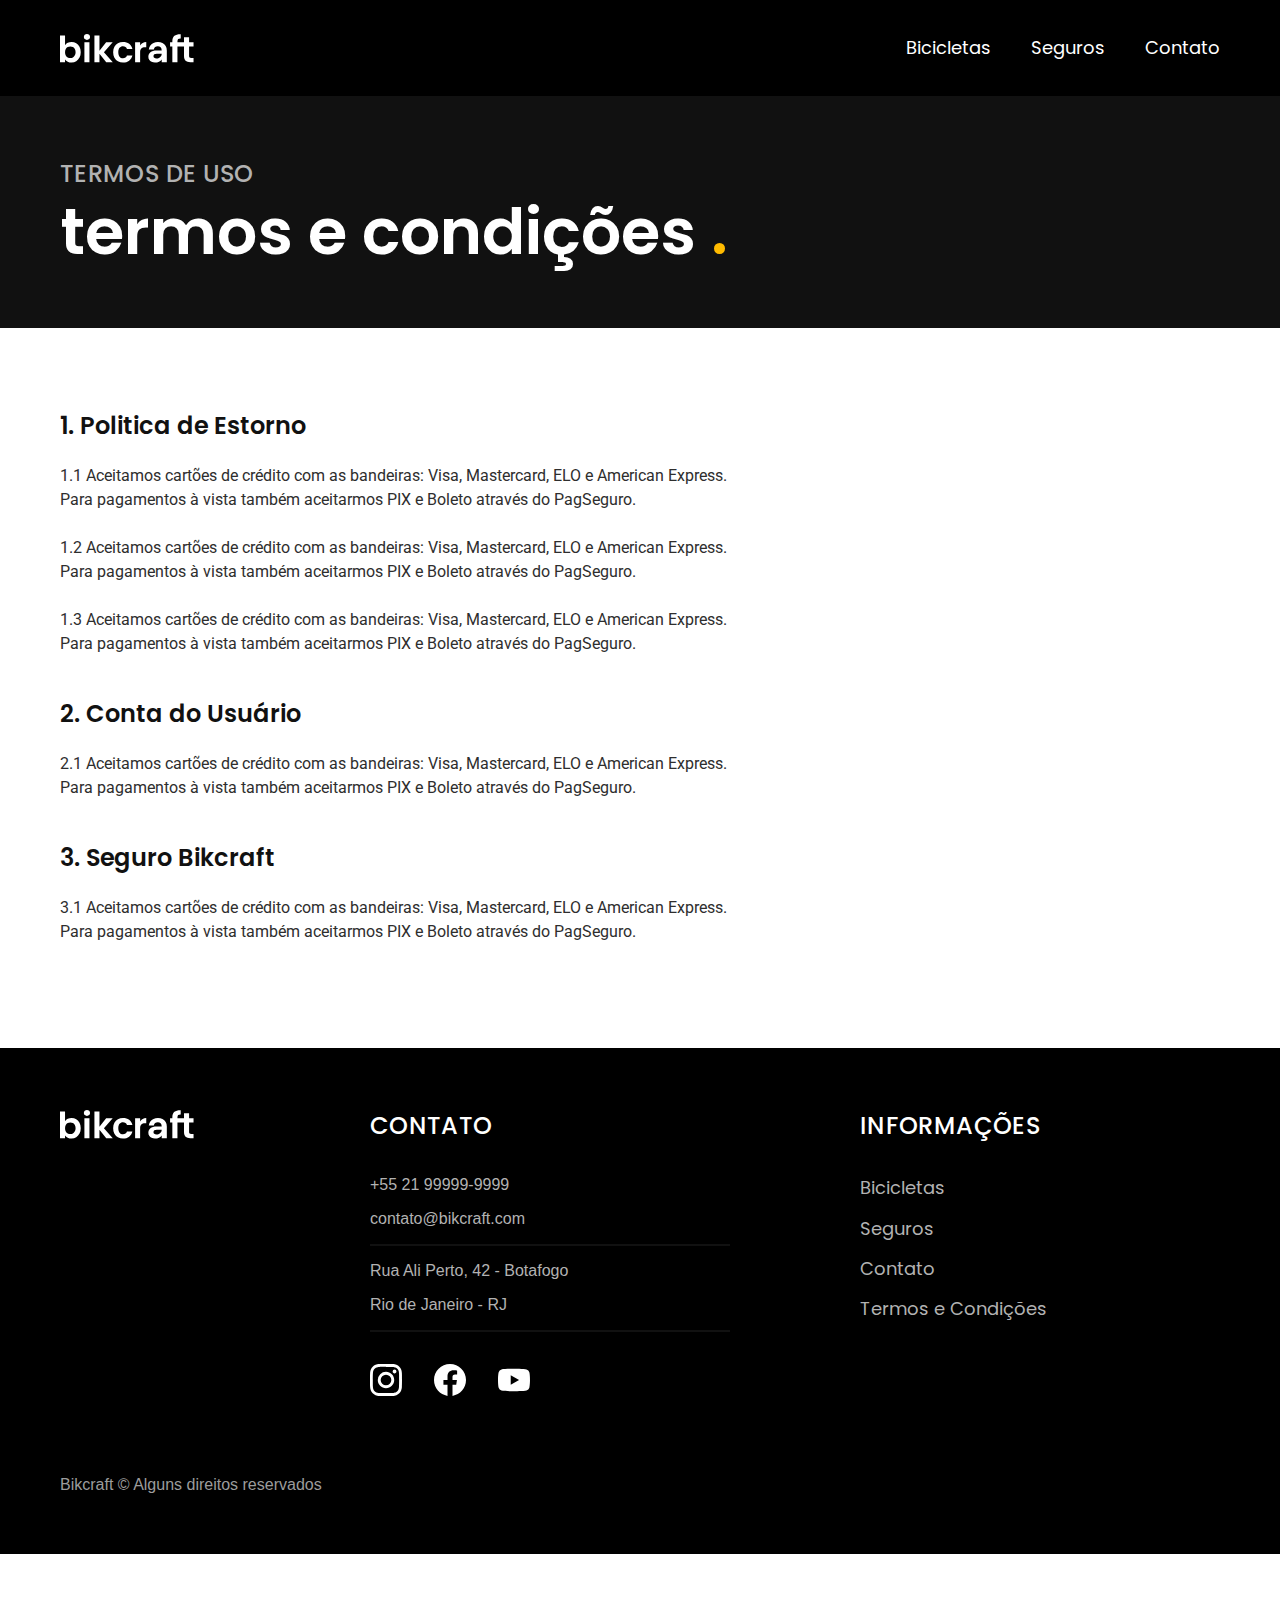
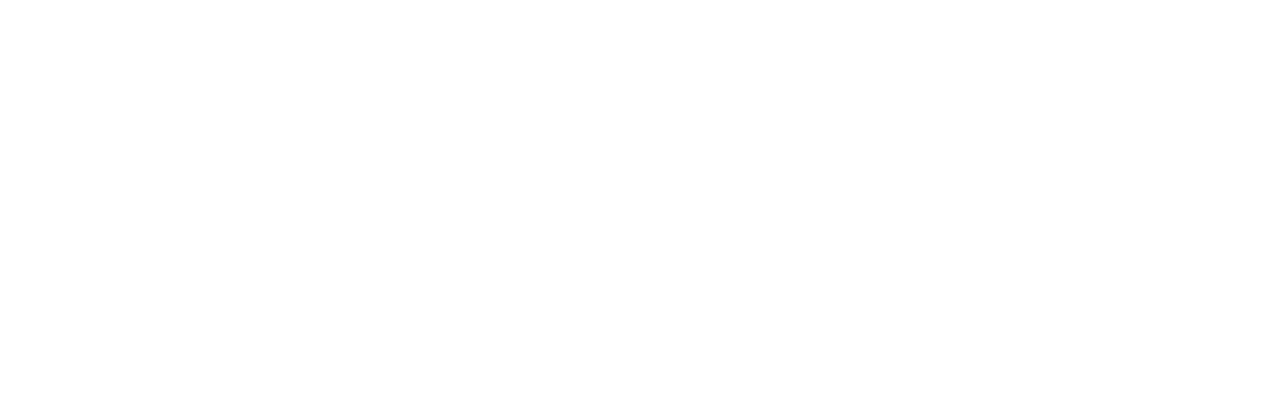
<file: termos.html>
<!DOCTYPE html>
<html lang="pt-br">
<head>
  <meta charset="UTF-8">
  <meta http-equiv="X-UA-Compatible" content="IE=edge">
  <meta name="viewport" content="width=device-width, initial-scale=1.0">
  <link rel="stylesheet" href="./css/style.css">
  <link rel="preconnect" href="https://fonts.googleapis.com">
  <link rel="preconnect" href="https://fonts.gstatic.com" crossorigin>
  <link href="https://fonts.googleapis.com/css2?family=Poppins:wght@400;600&family=Roboto:wght@400;500&display=swap" rel="stylesheet">
  <title>Termos e Condições | Bikcraft</title>
  <meta name="description" content="Termos e condições.">
</head>
<body id="termos">

  <header class="header-bg">
    <div class="header container">
    <a href="./index.html"><img src="./img/bikcraft.svg" alt="bikcraft"></a>
    <nav aria-label="primaria">

      <ul class="header-menu font-1-m cor-0">
        <li><a href="./bicicletas.html">Bicicletas</a></li>
        <li><a href="./seguros.html">Seguros</a></li>
        <li><a href="./contato.html">Contato</a></li>
      </ul>
    </nav>
  </div>
  </header>

<main>
  <div class="titulo-bg">
    <div class="titulo container">
      <p class="font-2-l-b cor-5">Termos de uso</p>
      <h1 class="font-1-xxl cor-0">termos e condições <span class="cor-p1">.</span></h1>
    </div>
  </div>

  <div class="termos font-2-s cor-10 container">

    <h2 class="font-1-l cor-11">1. Politica de Estorno</h2>
    <p>1.1 Aceitamos cartões de crédito com as bandeiras: Visa, Mastercard, ELO e American Express. Para pagamentos à vista também aceitarmos PIX e Boleto através do PagSeguro.</p>
    <p>1.2 Aceitamos cartões de crédito com as bandeiras: Visa, Mastercard, ELO e American Express. Para pagamentos à vista também aceitarmos PIX e Boleto através do PagSeguro.</p>
    <p>1.3 Aceitamos cartões de crédito com as bandeiras: Visa, Mastercard, ELO e American Express. Para pagamentos à vista também aceitarmos PIX e Boleto através do PagSeguro.
    </p>

    <h2 class="font-1-l cor-11">2. Conta do Usuário</h2>
    <p>2.1 Aceitamos cartões de crédito com as bandeiras: Visa, Mastercard, ELO e American Express. Para pagamentos à vista também aceitarmos PIX e Boleto através do PagSeguro.
    </p>

    <h2 class="font-1-l cor-11">3. Seguro Bikcraft</h2>
    <p>3.1 Aceitamos cartões de crédito com as bandeiras: Visa, Mastercard, ELO e American Express. Para pagamentos à vista também aceitarmos PIX e Boleto através do PagSeguro.
    </p>

  </div>
</main>
  <footer class="footer-bg">
    <div class="footer container">
      <img src="img/bikcraft.svg" alt="bikcraft">
      <div class="footer-contato">
        <h3 class="font-2-l-b cor-0">Contato</h3>
        <ul class="font-2-m cor-5">
          <li><a href="tel:+5521999999999">+55 21 99999-9999</a></li>
          <li><a href="mailto: contato@bikcraft.com">contato@bikcraft.com</a></li>
          <li>Rua Ali Perto, 42 - Botafogo</li>
          <li>Rio de Janeiro - RJ</li>
        </ul>
        <div class="footer-redes">
          <a href="./"><img src="img/redes/instagram.svg" alt="instagram"></a>
          <a href="./"><img src="img/redes/facebook.svg" alt="facebook"></a>
          <a href="./"><img src="img/redes/youtube.svg" alt="youtube"></a>
        </div>

      </div>
      <div class="footer-informacoes">
        <h3 class="font-2-l-b cor-0">Informações</h3>
        <nav>
          <ul class="font-1-m cor-5">
            <li><a href="./bicicletas.html">Bicicletas</a></li>
            <li><a href="./seguros.html">Seguros</a></li>
            <li><a href="./contato.html">Contato</a></li>
            <li><a href="./termos.html">Termos e Condições</a></li>
          </ul>
        </nav>
      </div>
    <p class="footer-copy font-2-m cor-6">Bikcraft © Alguns direitos reservados</p>
    </div>
  </footer>
  
</body>
</html>
</file>
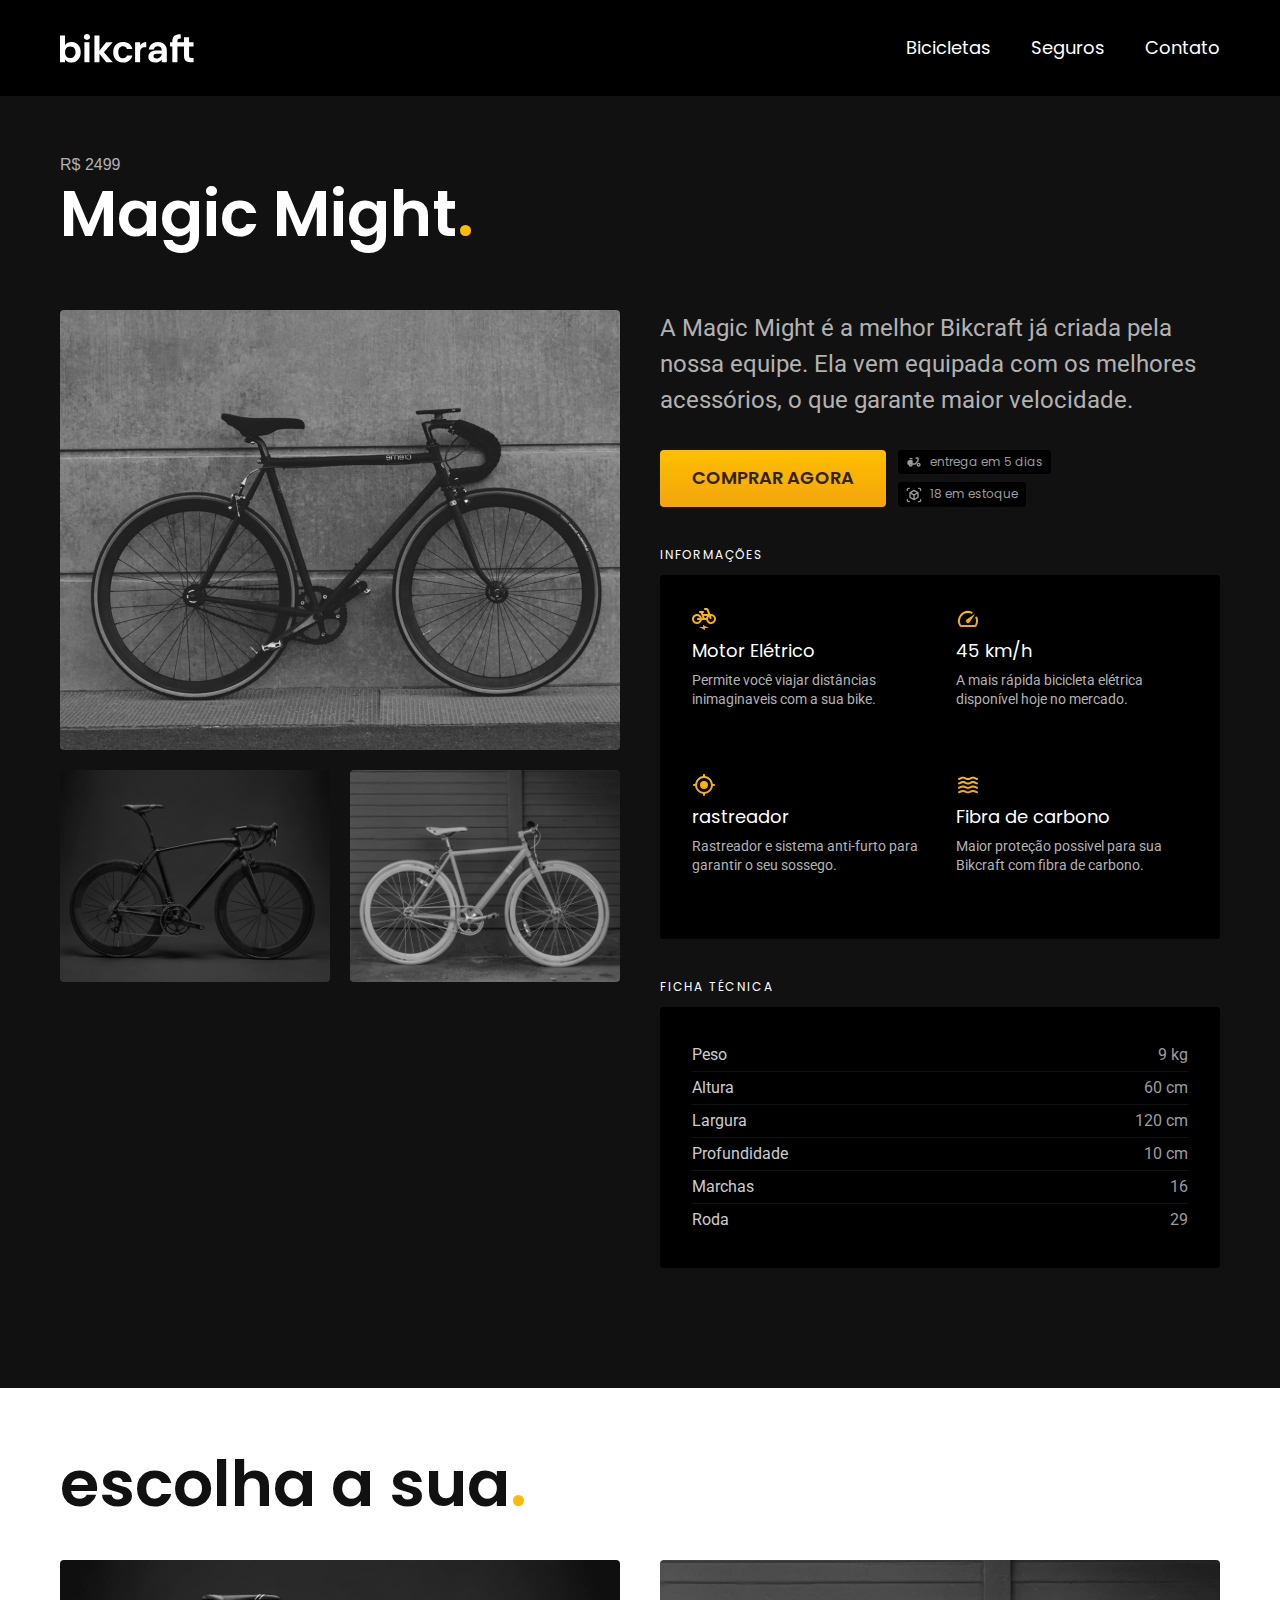
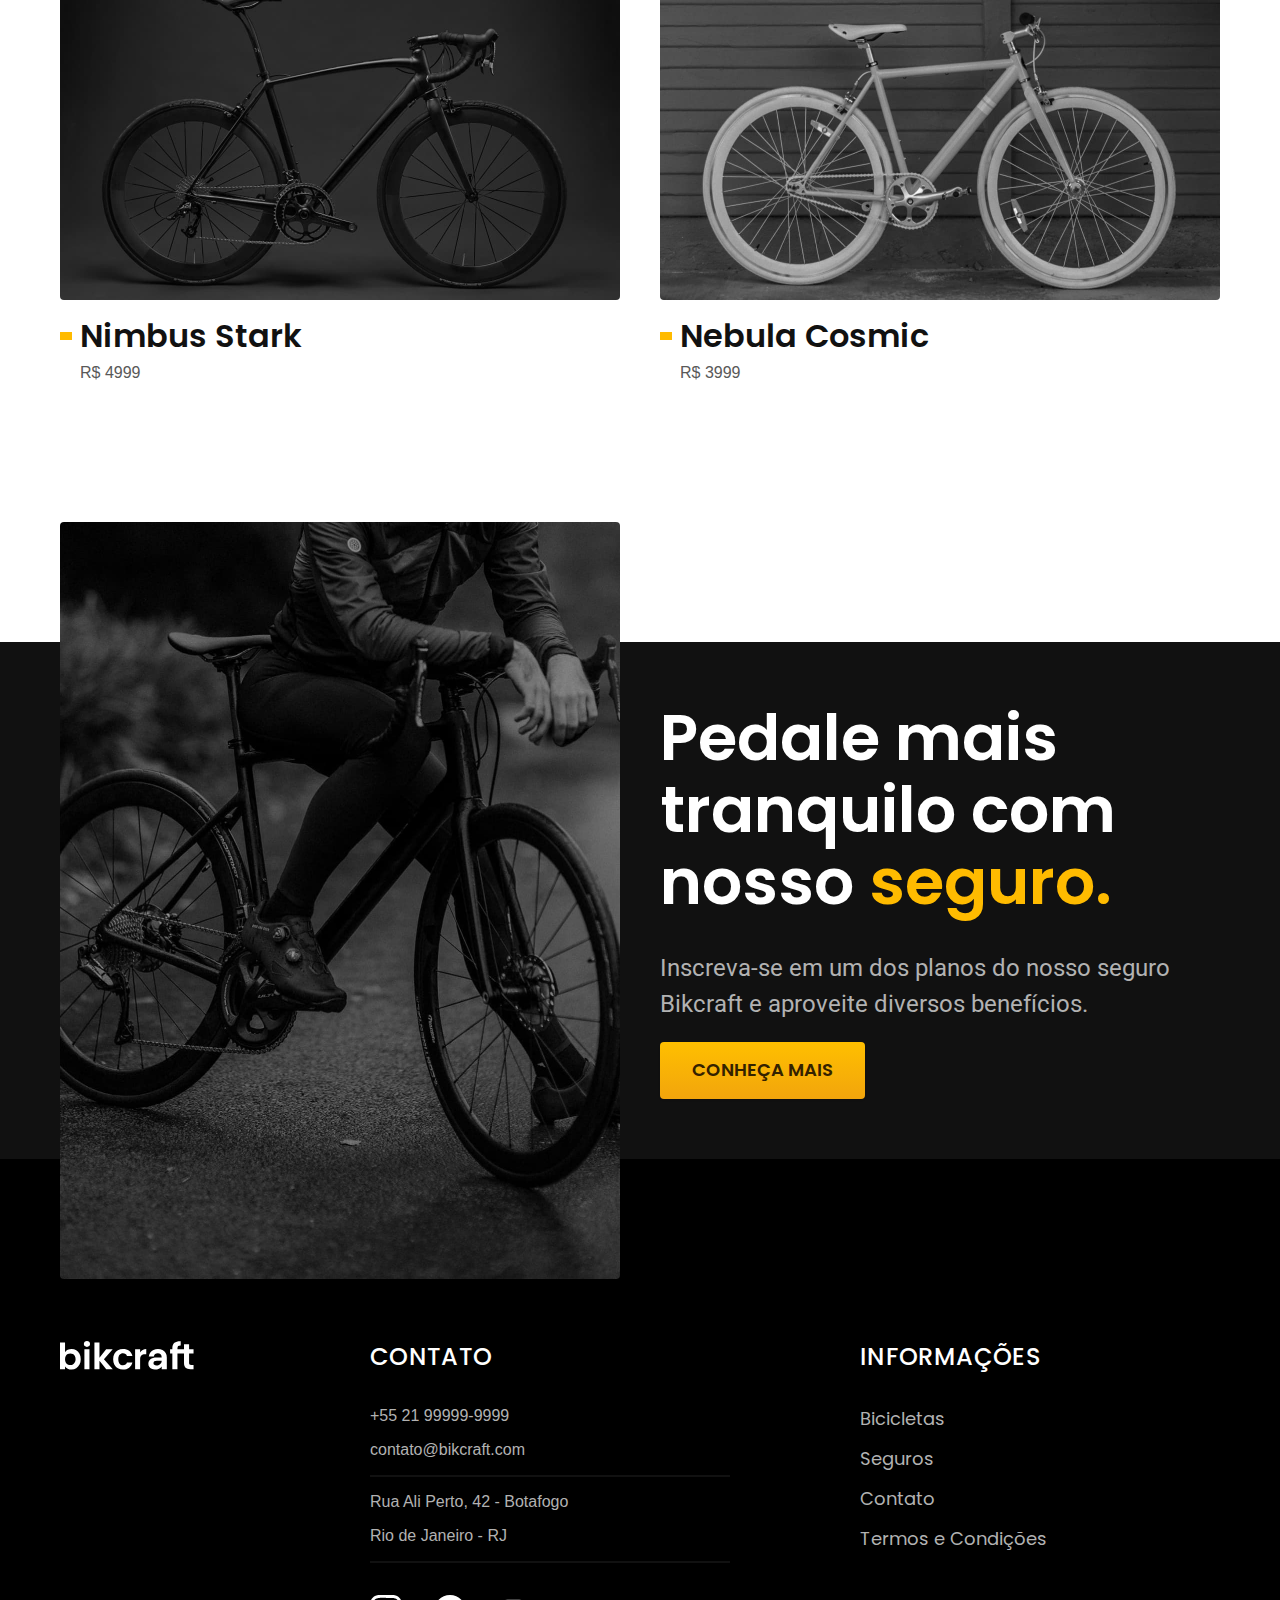
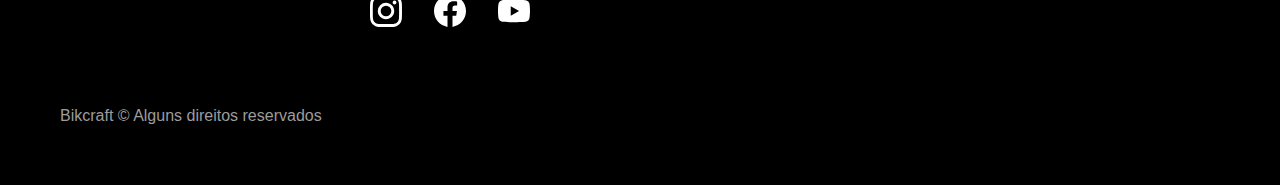
<file: bicicletas/magic.html>
<!DOCTYPE html>
<html lang="pt-br">
<head>
  <meta charset="UTF-8">
  <meta http-equiv="X-UA-Compatible" content="IE=edge">
  <meta name="viewport" content="width=device-width, initial-scale=1.0">
  <link rel="stylesheet" href="../css/style.css">
  <link rel="preconnect" href="https://fonts.googleapis.com">
  <link rel="preconnect" href="https://fonts.gstatic.com" crossorigin>
  <link href="https://fonts.googleapis.com/css2?family=Poppins:wght@400;600&family=Roboto:wght@400;500&display=swap" rel="stylesheet">
  <title> Magic | Bikcraft</title>
  <meta name="description" content="Termos e condições.">
</head>
<body id="bicicleta">

  <header class="header-bg">
    <div class="header container">
    <a href="../index.html"><img src="../img/bikcraft.svg" alt="bikcraft"></a>
    <nav aria-label="primaria">

      <ul class="header-menu font-1-m cor-0">
        <li><a href="../bicicletas.html">Bicicletas</a></li>
        <li><a href="../seguros.html">Seguros</a></li>
        <li><a href="../contato.html">Contato</a></li>
      </ul>
    </nav>
  </div>
  </header>

<main class="titulo-bg">
  <div>
    <div class="titulo container">
      <p class="font-2-xl cor-5">R$ 2499</p>
      <h1 class="font-1-xxl cor-0">Magic Might<span class="cor-p1">.</span></h1>
    </div>
  </div>
<div class="bicicleta container">
  <div class="bicicleta-imagens"> 
    <img src="../img/bicicleta/nimbus2.jpg" alt="">
    <img src="../img/bicicleta/nimbus1.jpg" alt="">
    <img src="../img/bicicleta/nimbus3.jpg" alt="">
  </div>
  <div class="bicicleta-conteudo">
    <p class="font-2-l cor-5">A Magic Might é a melhor Bikcraft já criada pela nossa equipe. Ela vem equipada com os melhores acessórios, o que garante maior velocidade.</p>
    <div class="bicicleta-comprar">
      <a class="botao" href="../orcamento.html">Comprar Agora</a>
      <span class="font-1-xs cor-6"><img src="../img/icones/entrega.svg" alt=""> entrega em 5 dias</span>
      <span class="font-1-xs cor-6"><img src="../img/icones/estoque.svg" alt="">18 em estoque</span>
    </div>

  
  <h2 class="font-1-xs cor-0">Informações</h2>
  <ul class="bicicleta-informacoes">
    <li>
      <img src="../img/icones/eletrica.svg" alt="">
      <h3 class="font-1-m cor-0">Motor Elétrico</h3>
      <p class="font-2-xs cor-5">Permite você viajar distâncias inimaginaveis com a sua bike.</p>
    </li>

    <li>
      <img src="../img/icones/velocidade.svg" alt="">
      <h3 class="font-1-m cor-0">45 km/h</h3>
      <p class="font-2-xs cor-5">A mais rápida bicicleta elétrica disponível hoje no mercado.</p>
    </li>

    <li>
      <img src="../img/icones/rastreador.svg" alt="">
      <h3 class="font-1-m cor-0">rastreador</h3>
      <p class="font-2-xs cor-5">Rastreador e sistema anti-furto para garantir o seu sossego.</p>
    </li>

    <li>
      <img src="../img/icones/carbono.svg" alt="">
      <h3 class="font-1-m cor-0">Fibra de carbono</h3>
      <p class="font-2-xs cor-5">Maior proteção possivel para sua Bikcraft com fibra de carbono.</p>
    </li>
  </ul>
  <h2 class="font-1-xs cor-0">Ficha técnica</h2>
  <ul class="bicicleta-ficha font-2-s cor-4">
    <li>Peso <span>9 kg</span></li>
    <li>Altura <span>60 cm</span></li>
    <li>Largura <span>120 cm</span></li>
    <li>Profundidade <span>10 cm</span></li>
    <li>Marchas <span>16</span></li>
    <li>Roda <span>29</span></li>
  </ul>
</div>
</div>
</main>

<article class="bicicletas-lista container">
  <h2 class="font-1-xxl">escolha a sua<span class="cor-p1">.</span></h2>

  <ul>
    <li>
      <a href="./magic.html">
      <img src="../img/bicicletas/nimbus.jpg" alt="bicicleta preta">
      <h3 class="font-1-xl">Nimbus Stark</h3>
      <span class="font-2-m cor-8">R$ 4999</span>
    </a>
    </li>
    <li>
      <a href="./nebula.html">
      <img src="../img/bicicletas/nebula.jpg" alt="bicicleta preta">
      <h3 class="font-1-xl">Nebula Cosmic</h3>
      <span class="font-2-m cor-8">R$ 3999</span>
    </a>
    </li>
  </ul>
  </article>

  <article class="seguro-bg">
    <div class="seguro container">
      <div class="seguro-imagem">
        <img src="../img/fotos/seguros.jpg" alt="pessoa parada em cima de uma bicicleta">
      </div>
      <div class="seguro-conteudo">
        <h2 class="font-1-xxl cor-0">Pedale mais tranquilo com nosso <span class="cor-p1">seguro.</span></h2>
        <p class="font-2-l cor-5">Inscreva-se em um dos planos do nosso seguro Bikcraft e aproveite diversos benefícios.</p>
        <a class="botao" href="../seguros.html">Conheça Mais</a>
      </div>
    </div>

  </article>

  <footer class="footer-bg">
    <div class="footer container">
      <img src="../img/bikcraft.svg" alt="bikcraft">
      <div class="footer-contato">
        <h3 class="font-2-l-b cor-0">Contato</h3>
        <ul class="font-2-m cor-5">
          <li><a href="tel:+5521999999999">+55 21 99999-9999</a></li>
          <li><a href="mailto: contato@bikcraft.com">contato@bikcraft.com</a></li>
          <li>Rua Ali Perto, 42 - Botafogo</li>
          <li>Rio de Janeiro - RJ</li>
        </ul>
        <div class="footer-redes">
          <a href="../"><img src="../img/redes/instagram.svg" alt="instagram"></a>
          <a href="../"><img src="../img/redes/facebook.svg" alt="facebook"></a>
          <a href="../"><img src="../img/redes/youtube.svg" alt="youtube"></a>
        </div>

      </div>
      <div class="footer-informacoes">
        <h3 class="font-2-l-b cor-0">Informações</h3>
        <nav>
          <ul class="font-1-m cor-5">
            <li><a href="../bicicletas.html">Bicicletas</a></li>
            <li><a href="../seguros.html">Seguros</a></li>
            <li><a href="../contato.html">Contato</a></li>
            <li><a href="../termos.html">Termos e Condições</a></li>
          </ul>
        </nav>
      </div>
    <p class="footer-copy font-2-m cor-6">Bikcraft © Alguns direitos reservados</p>
    </div>
  </footer>
  
</body>
</html>
</file>
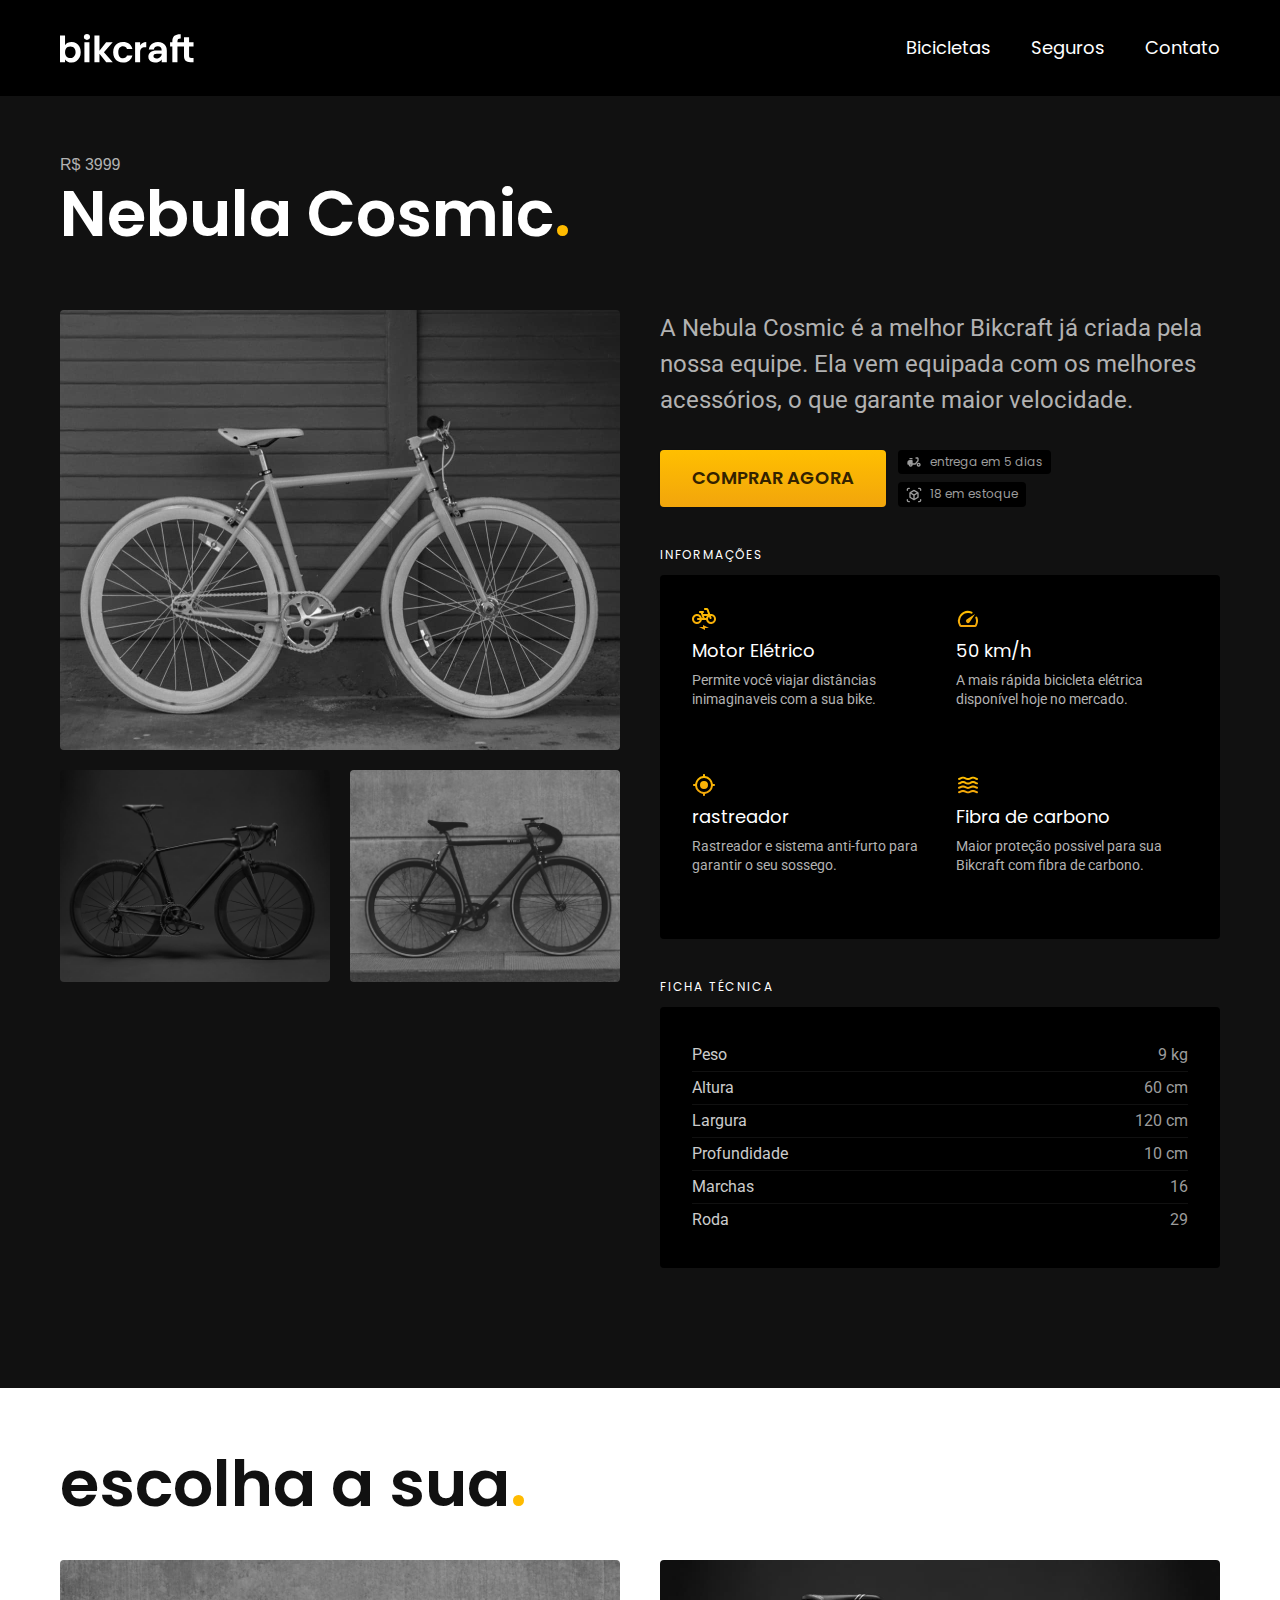
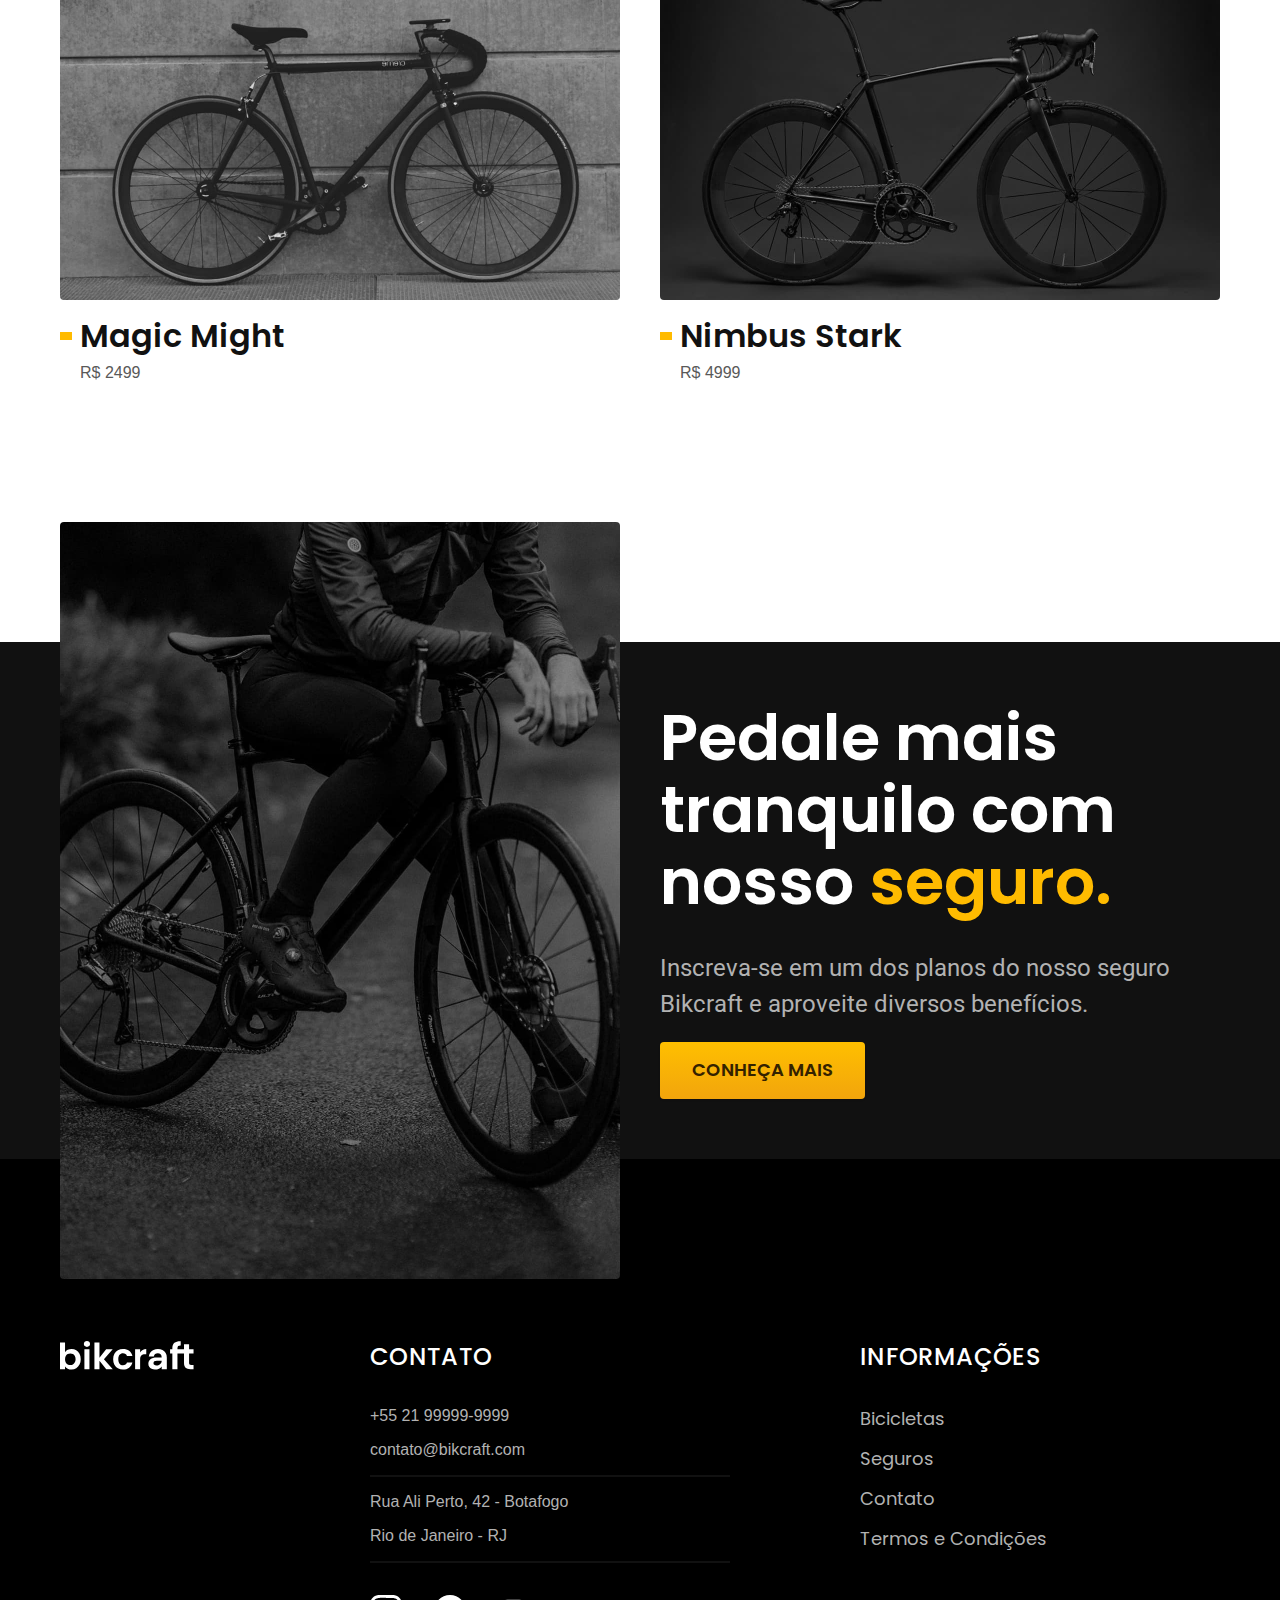
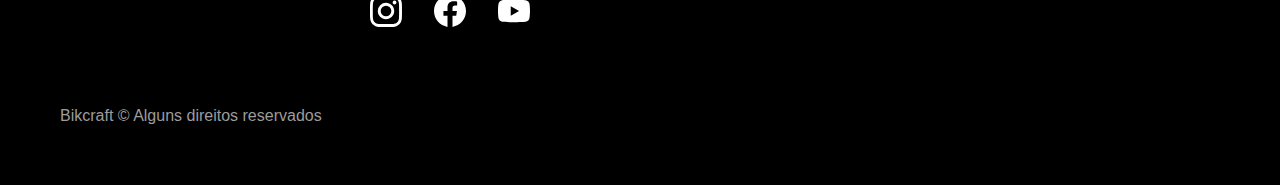
<file: bicicletas/nebula.html>
<!DOCTYPE html>
<html lang="pt-br">
<head>
  <meta charset="UTF-8">
  <meta http-equiv="X-UA-Compatible" content="IE=edge">
  <meta name="viewport" content="width=device-width, initial-scale=1.0">
  <link rel="stylesheet" href="../css/style.css">
  <link rel="preconnect" href="https://fonts.googleapis.com">
  <link rel="preconnect" href="https://fonts.gstatic.com" crossorigin>
  <link href="https://fonts.googleapis.com/css2?family=Poppins:wght@400;600&family=Roboto:wght@400;500&display=swap" rel="stylesheet">
  <title> Nebula | Bikcraft</title>
  <meta name="description" content="Termos e condições.">
</head>
<body id="bicicleta">

  <header class="header-bg">
    <div class="header container">
    <a href="../index.html"><img src="../img/bikcraft.svg" alt="bikcraft"></a>
    <nav aria-label="primaria">

      <ul class="header-menu font-1-m cor-0">
        <li><a href="../bicicletas.html">Bicicletas</a></li>
        <li><a href="../seguros.html">Seguros</a></li>
        <li><a href="../contato.html">Contato</a></li>
      </ul>
    </nav>
  </div>
  </header>

<main class="titulo-bg">
  <div>
    <div class="titulo container">
      <p class="font-2-xl cor-5">R$ 3999</p>
      <h1 class="font-1-xxl cor-0">Nebula Cosmic<span class="cor-p1">.</span></h1>
    </div>
  </div>
<div class="bicicleta container">
  <div class="bicicleta-imagens"> 
    <img src="../img/bicicleta/nimbus3.jpg" alt="">
    <img src="../img/bicicleta/nimbus1.jpg" alt="">
    <img src="../img/bicicleta/nimbus2.jpg" alt="">
  </div>
  <div class="bicicleta-conteudo">
    <p class="font-2-l cor-5">A Nebula Cosmic é a melhor Bikcraft já criada pela nossa equipe. Ela vem equipada com os melhores acessórios, o que garante maior velocidade.</p>
    <div class="bicicleta-comprar">
      <a class="botao" href="../orcamento.html">Comprar Agora</a>
      <span class="font-1-xs cor-6"><img src="../img/icones/entrega.svg" alt=""> entrega em 5 dias</span>
      <span class="font-1-xs cor-6"><img src="../img/icones/estoque.svg" alt="">18 em estoque</span>
    </div>

  
  <h2 class="font-1-xs cor-0">Informações</h2>
  <ul class="bicicleta-informacoes">
    <li>
      <img src="../img/icones/eletrica.svg" alt="">
      <h3 class="font-1-m cor-0">Motor Elétrico</h3>
      <p class="font-2-xs cor-5">Permite você viajar distâncias inimaginaveis com a sua bike.</p>
    </li>

    <li>
      <img src="../img/icones/velocidade.svg" alt="">
      <h3 class="font-1-m cor-0">50 km/h</h3>
      <p class="font-2-xs cor-5">A mais rápida bicicleta elétrica disponível hoje no mercado.</p>
    </li>

    <li>
      <img src="../img/icones/rastreador.svg" alt="">
      <h3 class="font-1-m cor-0">rastreador</h3>
      <p class="font-2-xs cor-5">Rastreador e sistema anti-furto para garantir o seu sossego.</p>
    </li>

    <li>
      <img src="../img/icones/carbono.svg" alt="">
      <h3 class="font-1-m cor-0">Fibra de carbono</h3>
      <p class="font-2-xs cor-5">Maior proteção possivel para sua Bikcraft com fibra de carbono.</p>
    </li>
  </ul>
  <h2 class="font-1-xs cor-0">Ficha técnica</h2>
  <ul class="bicicleta-ficha font-2-s cor-4">
    <li>Peso <span>9 kg</span></li>
    <li>Altura <span>60 cm</span></li>
    <li>Largura <span>120 cm</span></li>
    <li>Profundidade <span>10 cm</span></li>
    <li>Marchas <span>16</span></li>
    <li>Roda <span>29</span></li>
  </ul>
</div>
</div>
</main>

<article class="bicicletas-lista container">
  <h2 class="font-1-xxl">escolha a sua<span class="cor-p1">.</span></h2>

  <ul>
    <li>
      <a href="./magic.html">
      <img src="../img/bicicletas/magic.jpg" alt="bicicleta preta">
      <h3 class="font-1-xl">Magic Might</h3>
      <span class="font-2-m cor-8">R$ 2499</span>
    </a>
    </li>
    <li>
      <a href="./nebula.html">
      <img src="../img/bicicletas/nimbus.jpg" alt="bicicleta preta">
      <h3 class="font-1-xl">Nimbus Stark</h3>
      <span class="font-2-m cor-8">R$ 4999</span>
    </a>
    </li>
  </ul>
  </article>

  <article class="seguro-bg">
    <div class="seguro container">
      <div class="seguro-imagem">
        <img src="../img/fotos/seguros.jpg" alt="pessoa parada em cima de uma bicicleta">
      </div>
      <div class="seguro-conteudo">
        <h2 class="font-1-xxl cor-0">Pedale mais tranquilo com nosso <span class="cor-p1">seguro.</span></h2>
        <p class="font-2-l cor-5">Inscreva-se em um dos planos do nosso seguro Bikcraft e aproveite diversos benefícios.</p>
        <a class="botao" href="../seguros.html">Conheça Mais</a>
      </div>
    </div>

  </article>

  <footer class="footer-bg">
    <div class="footer container">
      <img src="../img/bikcraft.svg" alt="bikcraft">
      <div class="footer-contato">
        <h3 class="font-2-l-b cor-0">Contato</h3>
        <ul class="font-2-m cor-5">
          <li><a href="tel:+5521999999999">+55 21 99999-9999</a></li>
          <li><a href="mailto: contato@bikcraft.com">contato@bikcraft.com</a></li>
          <li>Rua Ali Perto, 42 - Botafogo</li>
          <li>Rio de Janeiro - RJ</li>
        </ul>
        <div class="footer-redes">
          <a href="../"><img src="../img/redes/instagram.svg" alt="instagram"></a>
          <a href="../"><img src="../img/redes/facebook.svg" alt="facebook"></a>
          <a href="../"><img src="../img/redes/youtube.svg" alt="youtube"></a>
        </div>

      </div>
      <div class="footer-informacoes">
        <h3 class="font-2-l-b cor-0">Informações</h3>
        <nav>
          <ul class="font-1-m cor-5">
            <li><a href="../bicicletas.html">Bicicletas</a></li>
            <li><a href="../seguros.html">Seguros</a></li>
            <li><a href="../contato.html">Contato</a></li>
            <li><a href="../termos.html">Termos e Condições</a></li>
          </ul>
        </nav>
      </div>
    <p class="footer-copy font-2-m cor-6">Bikcraft © Alguns direitos reservados</p>
    </div>
  </footer>
  
</body>
</html>
</file>
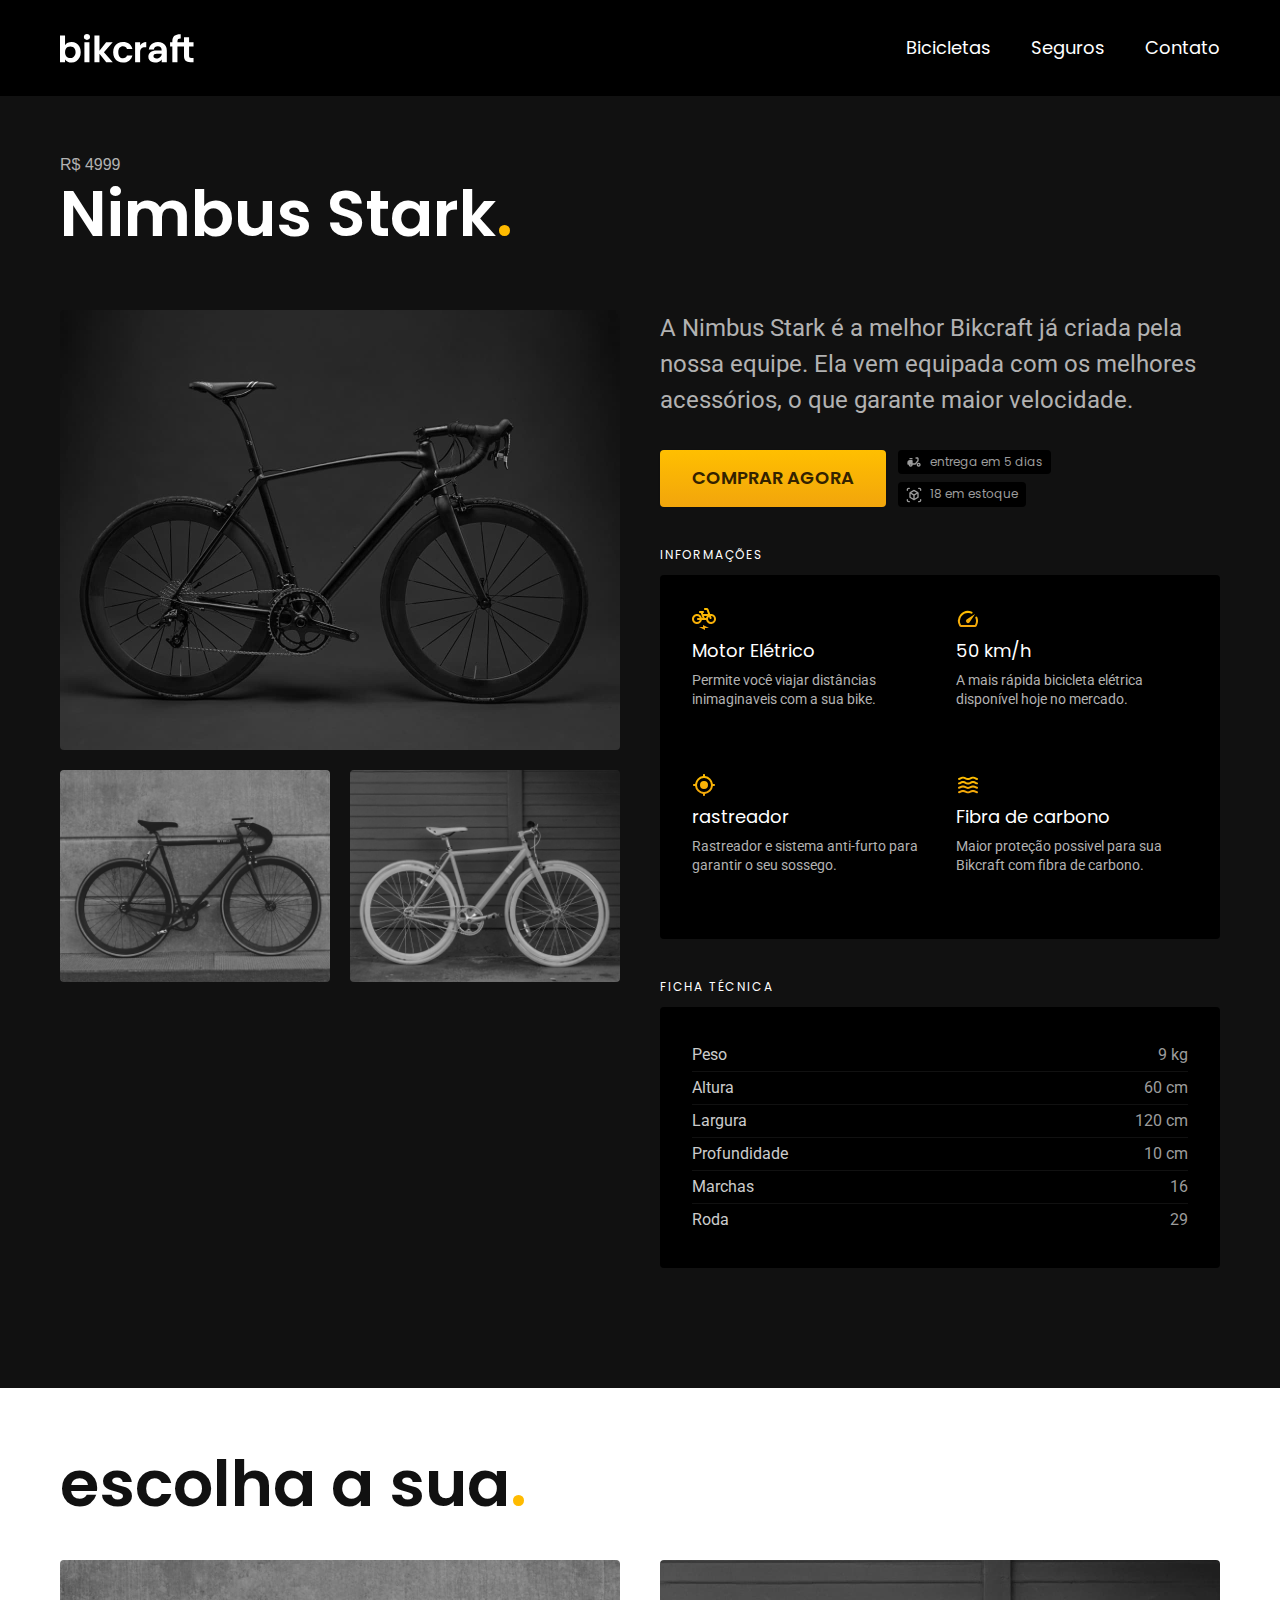
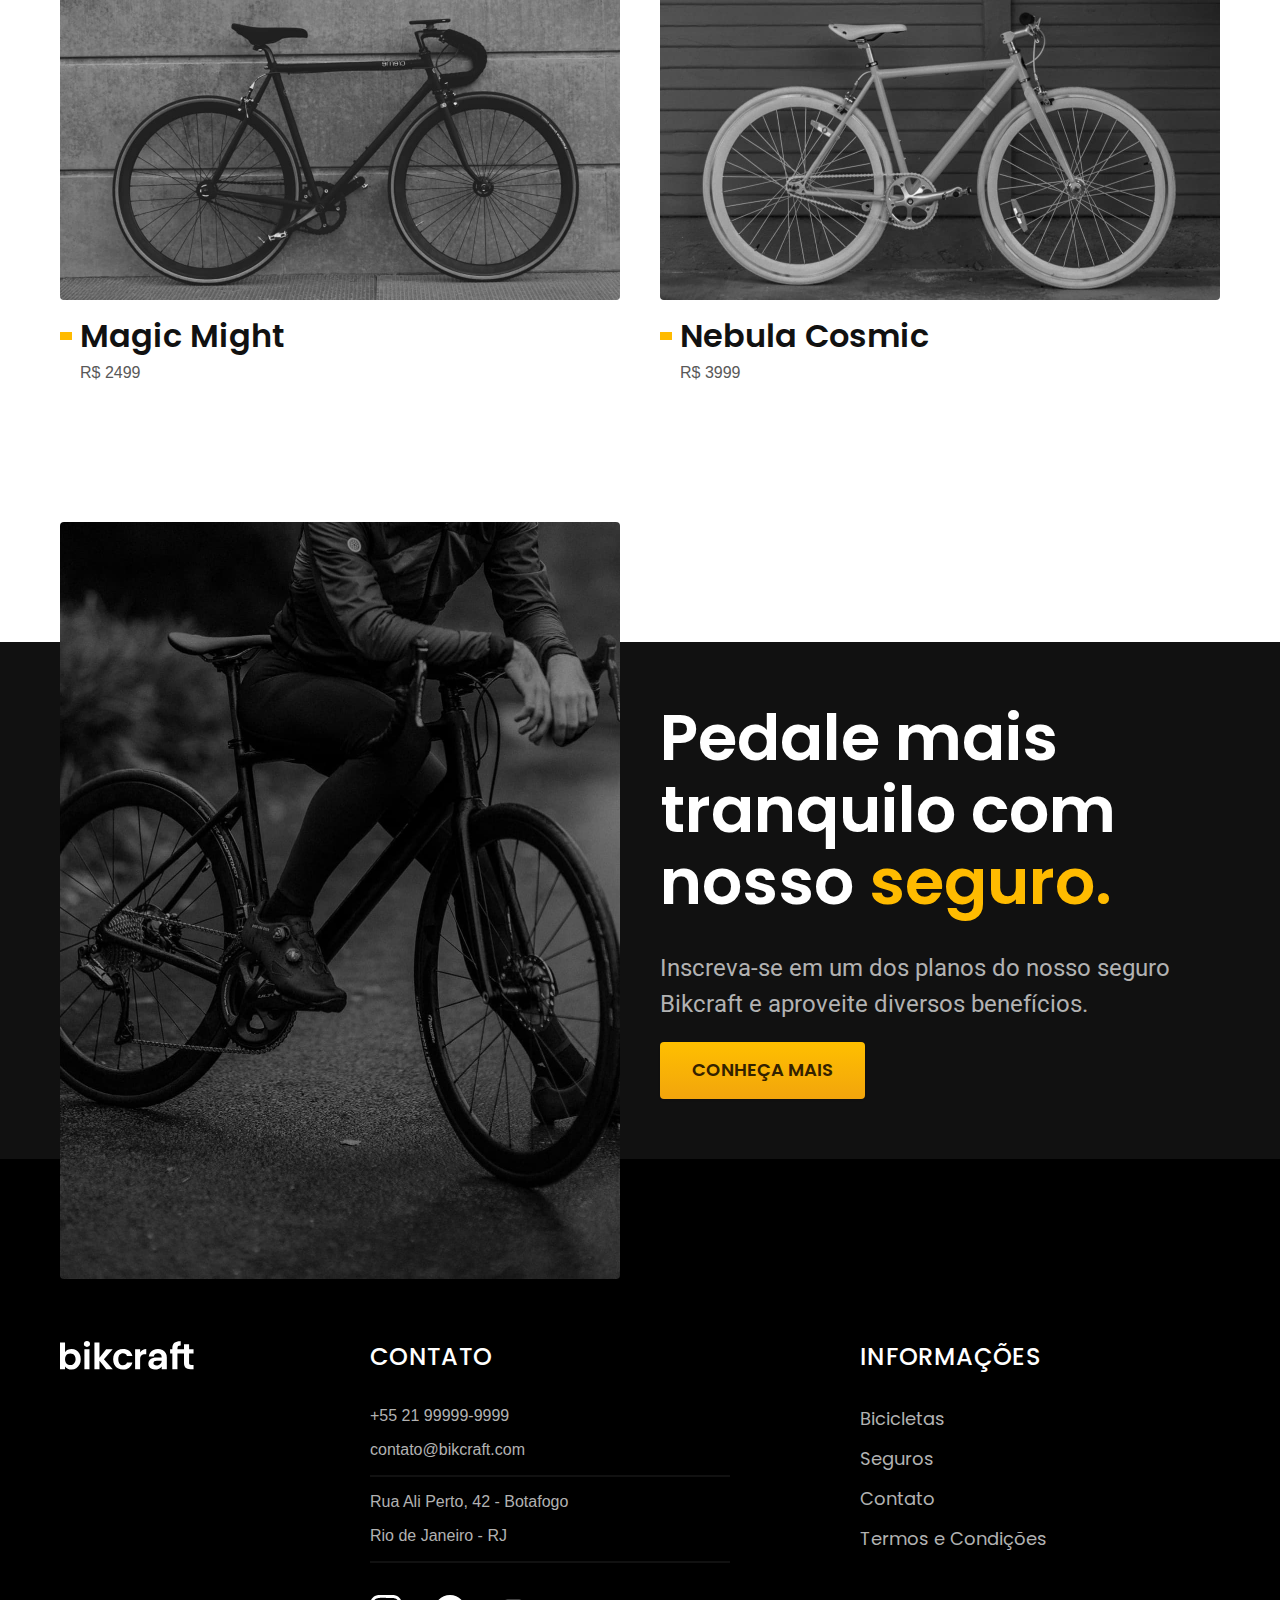
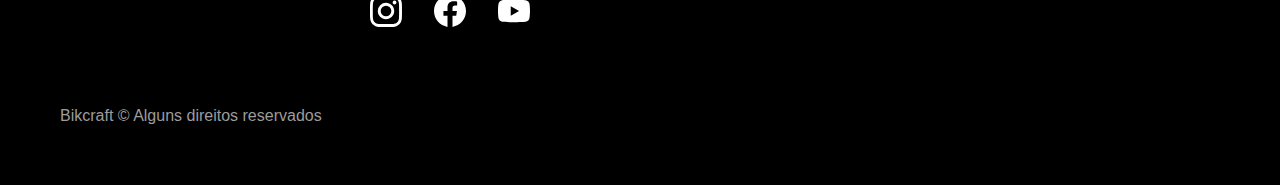
<file: bicicletas/nimbus.html>
<!DOCTYPE html>
<html lang="pt-br">
<head>
  <meta charset="UTF-8">
  <meta http-equiv="X-UA-Compatible" content="IE=edge">
  <meta name="viewport" content="width=device-width, initial-scale=1.0">
  <link rel="stylesheet" href="../css/style.css">
  <link rel="preconnect" href="https://fonts.googleapis.com">
  <link rel="preconnect" href="https://fonts.gstatic.com" crossorigin>
  <link href="https://fonts.googleapis.com/css2?family=Poppins:wght@400;600&family=Roboto:wght@400;500&display=swap" rel="stylesheet">
  <title> Nimbus Stark | Bikcraft</title>
  <meta name="description" content="Termos e condições.">
</head>
<body id="bicicleta">

  <header class="header-bg">
    <div class="header container">
    <a href="../index.html"><img src="../img/bikcraft.svg" alt="bikcraft"></a>
    <nav aria-label="primaria">

      <ul class="header-menu font-1-m cor-0">
        <li><a href="../bicicletas.html">Bicicletas</a></li>
        <li><a href="../seguros.html">Seguros</a></li>
        <li><a href="../contato.html">Contato</a></li>
      </ul>
    </nav>
  </div>
  </header>

<main class="titulo-bg">
  <div>
    <div class="titulo container">
      <p class="font-2-xl cor-5">R$ 4999</p>
      <h1 class="font-1-xxl cor-0">Nimbus Stark<span class="cor-p1">.</span></h1>
    </div>
  </div>
<div class="bicicleta container">
  <div class="bicicleta-imagens"> 
    <img src="../img/bicicleta/nimbus1.jpg" alt="">
    <img src="../img/bicicleta/nimbus2.jpg" alt="">
    <img src="../img/bicicleta/nimbus3.jpg" alt="">
  </div>
  <div class="bicicleta-conteudo">
    <p class="font-2-l cor-5">A Nimbus Stark é a melhor Bikcraft já criada pela nossa equipe. Ela vem equipada com os melhores acessórios, o que garante maior velocidade.</p>
    <div class="bicicleta-comprar">
      <a class="botao" href="../orcamento.html">Comprar Agora</a>
      <span class="font-1-xs cor-6"><img src="../img/icones/entrega.svg" alt=""> entrega em 5 dias</span>
      <span class="font-1-xs cor-6"><img src="../img/icones/estoque.svg" alt="">18 em estoque</span>
    </div>

  
  <h2 class="font-1-xs cor-0">Informações</h2>
  <ul class="bicicleta-informacoes">
    <li>
      <img src="../img/icones/eletrica.svg" alt="">
      <h3 class="font-1-m cor-0">Motor Elétrico</h3>
      <p class="font-2-xs cor-5">Permite você viajar distâncias inimaginaveis com a sua bike.</p>
    </li>

    <li>
      <img src="../img/icones/velocidade.svg" alt="">
      <h3 class="font-1-m cor-0">50 km/h</h3>
      <p class="font-2-xs cor-5">A mais rápida bicicleta elétrica disponível hoje no mercado.</p>
    </li>

    <li>
      <img src="../img/icones/rastreador.svg" alt="">
      <h3 class="font-1-m cor-0">rastreador</h3>
      <p class="font-2-xs cor-5">Rastreador e sistema anti-furto para garantir o seu sossego.</p>
    </li>

    <li>
      <img src="../img/icones/carbono.svg" alt="">
      <h3 class="font-1-m cor-0">Fibra de carbono</h3>
      <p class="font-2-xs cor-5">Maior proteção possivel para sua Bikcraft com fibra de carbono.</p>
    </li>
  </ul>
  <h2 class="font-1-xs cor-0">Ficha técnica</h2>
  <ul class="bicicleta-ficha font-2-s cor-4">
    <li>Peso <span>9 kg</span></li>
    <li>Altura <span>60 cm</span></li>
    <li>Largura <span>120 cm</span></li>
    <li>Profundidade <span>10 cm</span></li>
    <li>Marchas <span>16</span></li>
    <li>Roda <span>29</span></li>
  </ul>
</div>
</div>
</main>

<article class="bicicletas-lista container">
  <h2 class="font-1-xxl">escolha a sua<span class="cor-p1">.</span></h2>

  <ul>
    <li>
      <a href="./magic.html">
      <img src="../img/bicicletas/magic.jpg" alt="bicicleta preta">
      <h3 class="font-1-xl">Magic Might</h3>
      <span class="font-2-m cor-8">R$ 2499</span>
    </a>
    </li>
    <li>
      <a href="./nebula.html">
      <img src="../img/bicicletas/nebula.jpg" alt="bicicleta preta">
      <h3 class="font-1-xl">Nebula Cosmic</h3>
      <span class="font-2-m cor-8">R$ 3999</span>
    </a>
    </li>
  </ul>
  </article>

  <article class="seguro-bg">
    <div class="seguro container">
      <div class="seguro-imagem">
        <img src="../img/fotos/seguros.jpg" alt="pessoa parada em cima de uma bicicleta">
      </div>
      <div class="seguro-conteudo">
        <h2 class="font-1-xxl cor-0">Pedale mais tranquilo com nosso <span class="cor-p1">seguro.</span></h2>
        <p class="font-2-l cor-5">Inscreva-se em um dos planos do nosso seguro Bikcraft e aproveite diversos benefícios.</p>
        <a class="botao" href="../seguros.html">Conheça Mais</a>
      </div>
    </div>

  </article>

  <footer class="footer-bg">
    <div class="footer container">
      <img src="../img/bikcraft.svg" alt="bikcraft">
      <div class="footer-contato">
        <h3 class="font-2-l-b cor-0">Contato</h3>
        <ul class="font-2-m cor-5">
          <li><a href="tel:+5521999999999">+55 21 99999-9999</a></li>
          <li><a href="mailto: contato@bikcraft.com">contato@bikcraft.com</a></li>
          <li>Rua Ali Perto, 42 - Botafogo</li>
          <li>Rio de Janeiro - RJ</li>
        </ul>
        <div class="footer-redes">
          <a href="../"><img src="../img/redes/instagram.svg" alt="instagram"></a>
          <a href="../"><img src="../img/redes/facebook.svg" alt="facebook"></a>
          <a href="../"><img src="../img/redes/youtube.svg" alt="youtube"></a>
        </div>

      </div>
      <div class="footer-informacoes">
        <h3 class="font-2-l-b cor-0">Informações</h3>
        <nav>
          <ul class="font-1-m cor-5">
            <li><a href="../bicicletas.html">Bicicletas</a></li>
            <li><a href="../seguros.html">Seguros</a></li>
            <li><a href="../contato.html">Contato</a></li>
            <li><a href="../termos.html">Termos e Condições</a></li>
          </ul>
        </nav>
      </div>
    <p class="footer-copy font-2-m cor-6">Bikcraft © Alguns direitos reservados</p>
    </div>
  </footer>
  
</body>
</html>
</file>
<file: css/style.css>
@import "./global/global.css";
@import "./utilidades/tipografia.css";
@import "./utilidades/cores.css";
@import "./global/header.css";
@import "./global/footer.css";
@import "./home/introducao.css";
@import "./utilidades/componentes.css";
@import "./bicicletas/bicicletas-lista.css";
@import "./home/tecnologia.css";
@import "./home/parceiros.css";
@import "./home/depoimento.css";
@import "./seguros/seguros.css";
@import "./termos/termos.css";
@import "./bicicletas/bicicletas.css";
@import "./seguros/vantagens.css";
@import "./seguros/perguntas.css";
@import "./bicicleta/bicicleta.css";
@import "./bicicleta/seguro.css";
@import "./contato/contato.css";
@import "./contato/lojas.css";
@import "./utilidades/formulario.css";





@import url('https://fonts.googleapis.com/css2?family=Merriweather:ital,wght@1,900&display=swap');
</file>
